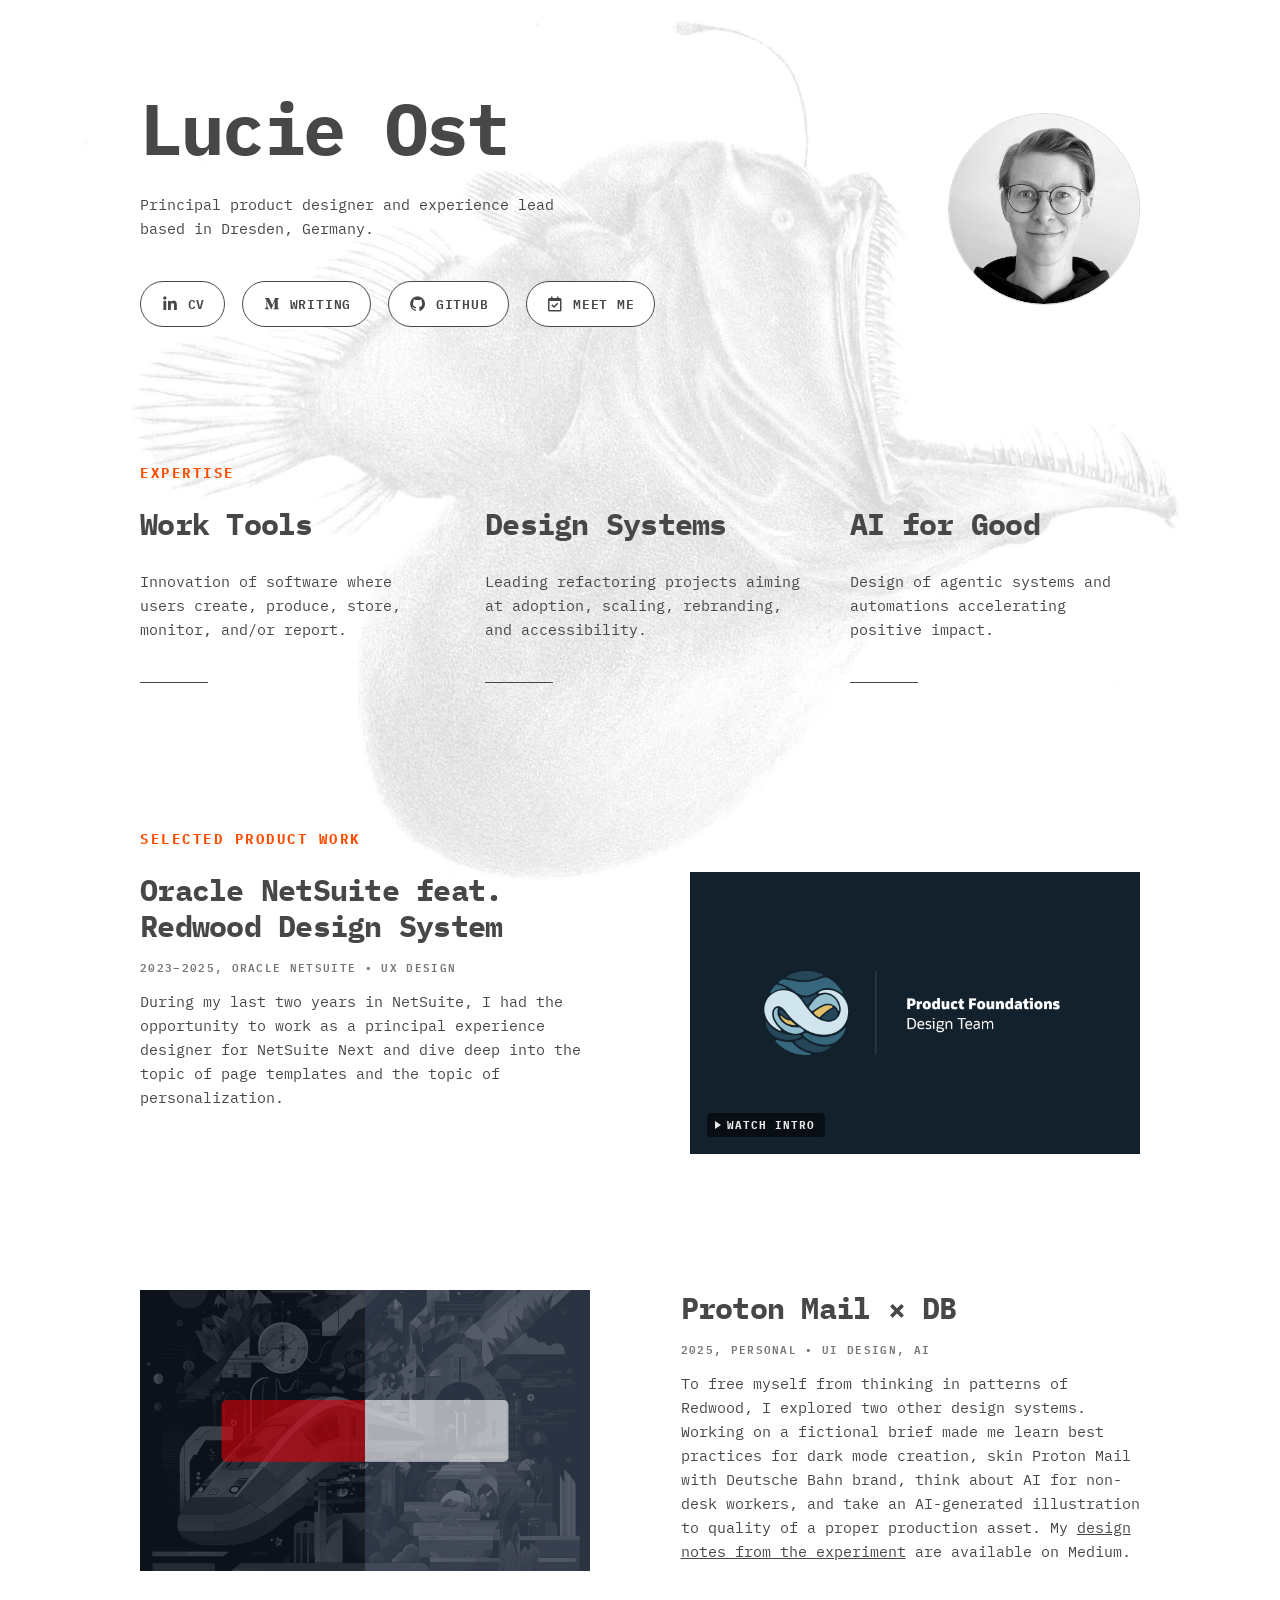
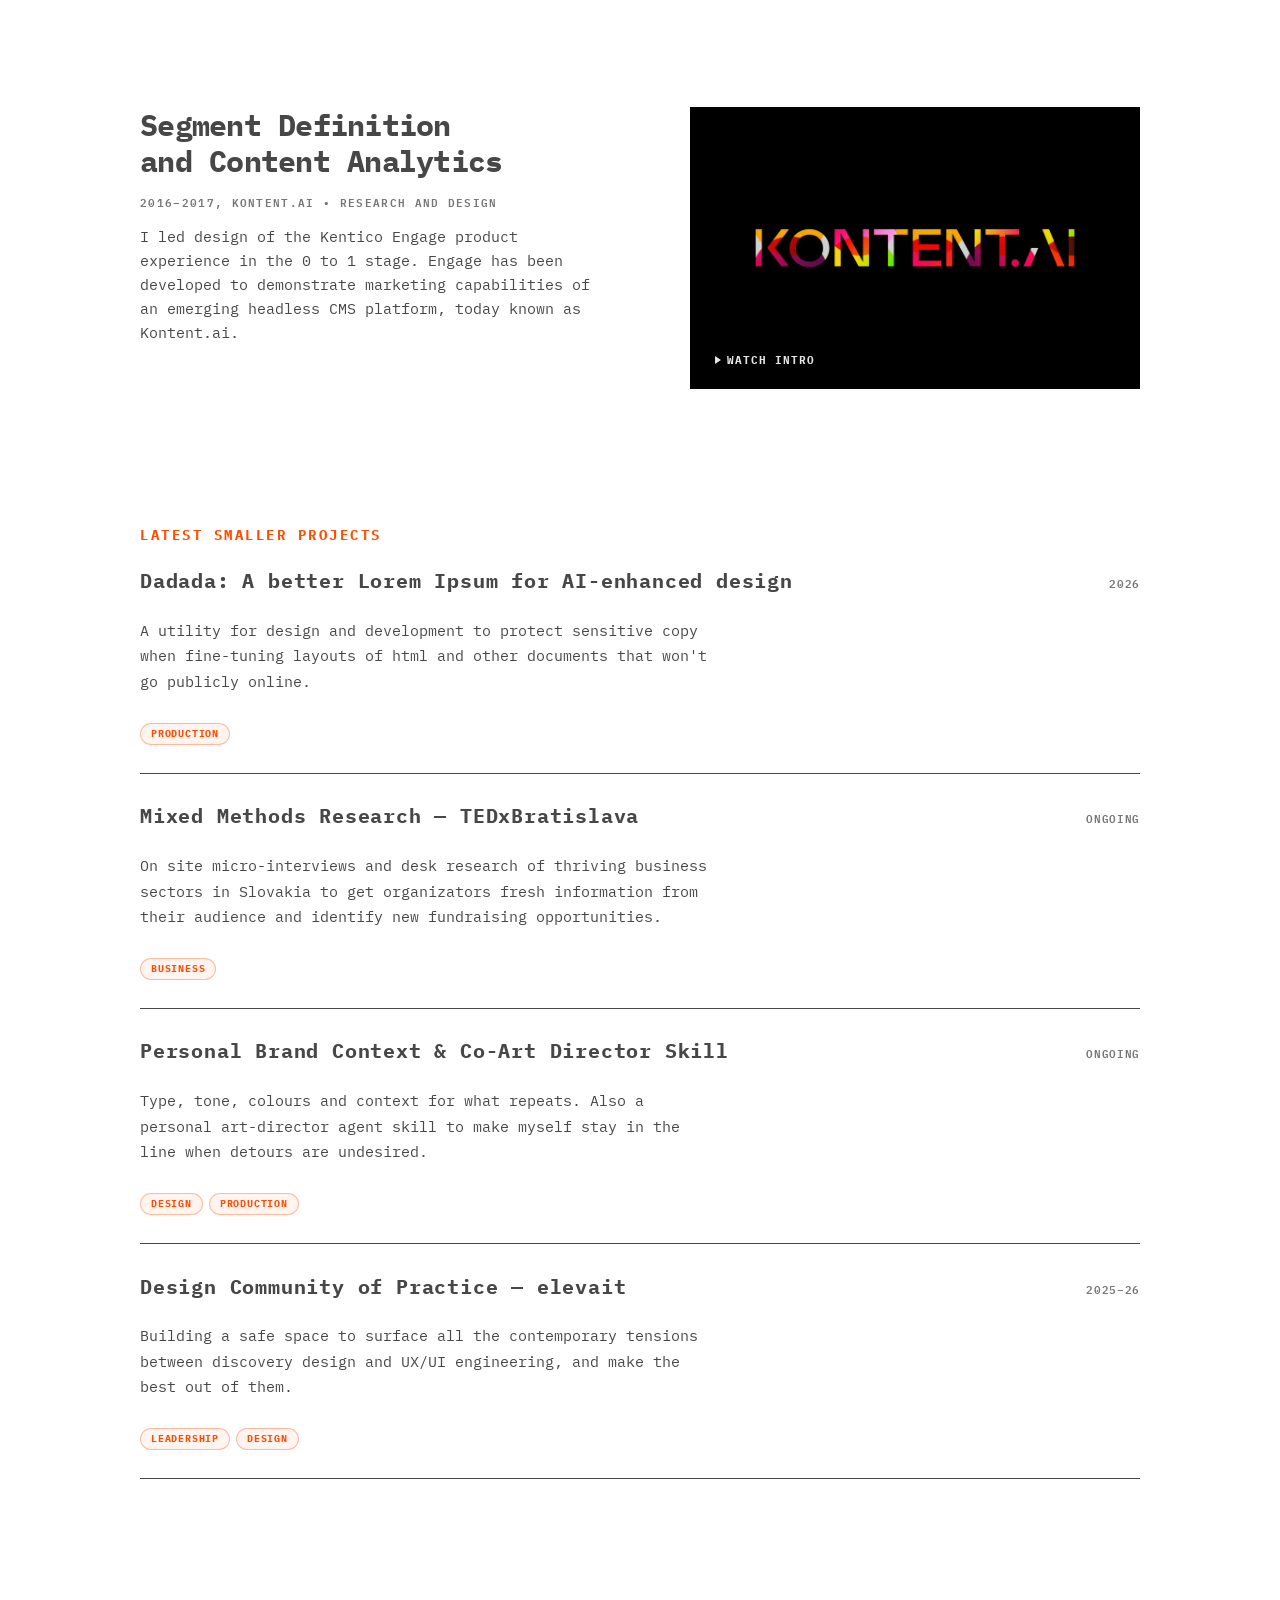
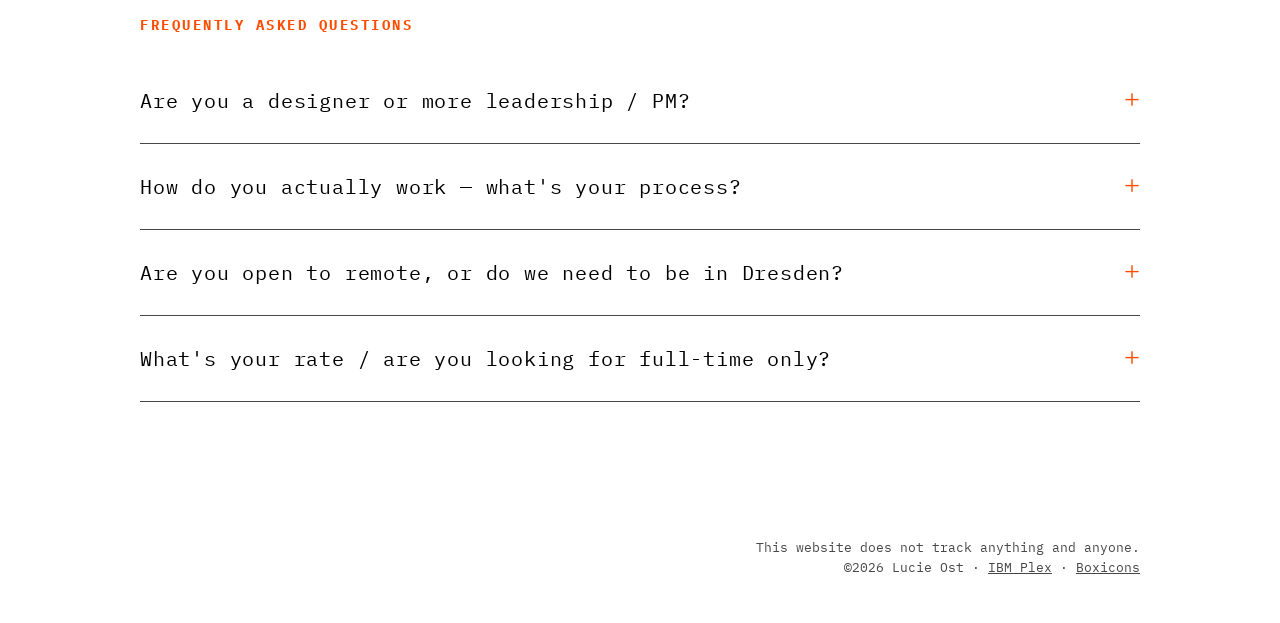
<file: index.html>
<!DOCTYPE HTML>
<html lang="en">
    <head>
        <title>Lucie Ost, Digital Product Designer</title>
        <meta name="robots" content="noindex, nofollow">
        <meta charset="utf-8"/>
        <meta name="viewport" content="width=device-width,initial-scale=1"/>
        <meta name="color-scheme" content="light only"/>
        <link rel="apple-touch-icon" sizes="180x180" href="assets/favicon_io/apple-touch-icon.png">
        <link rel="icon" type="image/png" sizes="16x16" href="assets/favicon_io/favicon-16x16.png">
        <link rel="icon" type="image/png" sizes="32x32" href="assets/favicon_io/favicon-32x32.png">
        <meta name="description" content="I am a Principal Product Designer and Design Manager with extensive experience in designing enterprise products. Currently based in Dresden, Germany."/>
        <meta property="og:site_name" content="Lucie Ost, UX Architect"/>
        <meta property="og:title" content="Lucie Ost, UX Architect"/>
        <meta property="og:type" content="website"/>
        <meta property="og:description" content="I am an Experience Designer and Design Manager with extensive experience in designing enterprise products. Currently based in Dresden, Germany."/>
        <meta property="og:image" content="https://iamlucie.com/images/images/card.jpg?v=e0f67f7f"/>
        <meta property="og:image:type" content="image/jpeg"/>
        <meta property="og:image:width" content="1280"/>
        <meta property="og:image:height" content="800"/>
        <meta property="og:url" content="https://iamlucie.com"/>
        <meta property="twitter:card" content="summary_large_image"/>
        <meta name="keywords" content="designer, product design, user experience, UX, enterprise, portfolio, design strategy, digital product, Germany"/>
        <meta name="google-site-verification" content="-mQmAtd5zW53dpEulZkABoOsCLDqPiiQxKV87OXIdTo"/>
        <link rel="canonical" href="https://iamlucie.com"/>
        <link href="https://fonts.googleapis.com/css2?family=IBM+Plex+Mono:ital,wght@0,400;0,600;0,700;1,400&family=IBM+Plex+Sans:wght@700&display=swap" rel="stylesheet" type="text/css"/>
        <link href="https://unpkg.com/boxicons@2.1.4/css/boxicons.min.css" rel="stylesheet"/>
        <link rel="stylesheet" href="index_layout.css" />
        <link rel="stylesheet" href="index_typography.css" />
        <link rel="stylesheet" href="index_buttons.css" />
        <link rel="stylesheet" href="index_image.css" />
        <link rel="stylesheet" href="about_section.css">
        <link rel="stylesheet" href="faq_section.css">
        <link rel="stylesheet" href="experiments_section.css">

            <style>
                body {
                    overflow: auto !important;
                }

                #main {
                    opacity: 1.0 !important;
                    transform: none !important;
                    transition: none !important;
                    filter: none !important;
                }
            </style>
        </noscript>
    </head>
    <body class="is-loading">

        <svg xmlns="http://www.w3.org/2000/svg" version="1.1" xmlns:xlink="http://www.w3.org/1999/xlink" viewBox="0 0 40 40" display="none" width="0" height="0">
            <symbol id="icon-bf393d6ea48a4e69e1ed58a3563b94a5" viewBox="0 0 40 40">
                <path d="M12.1,13.8v19.1H5.7V13.8C5.7,13.8,12.1,13.8,12.1,13.8z M12.5,7.9c0,0.9-0.3,1.7-1,2.4c-0.7,0.6-1.5,0.9-2.6,0.9h0 c-1.1,0-1.9-0.3-2.5-0.9c-0.6-0.6-1-1.4-1-2.4c0-1,0.3-1.7,1-2.4S7.9,4.6,9,4.6s1.9,0.3,2.6,0.9S12.5,6.9,12.5,7.9z M35,22v11h-6.4 V22.7c0-1.4-0.3-2.4-0.8-3.2c-0.5-0.8-1.3-1.1-2.4-1.1c-0.8,0-1.5,0.2-2,0.7c-0.5,0.4-1,1-1.2,1.7c-0.1,0.4-0.2,0.9-0.2,1.6v10.7 h-6.4c0-5.1,0-9.3,0-12.5s0-5.1,0-5.7l0-0.9H22v2.8h0c0.3-0.4,0.5-0.8,0.8-1.1c0.3-0.3,0.6-0.6,1.1-1c0.5-0.4,1-0.6,1.7-0.8 c0.7-0.2,1.4-0.3,2.2-0.3c2.2,0,4,0.7,5.3,2.2C34.4,17,35,19.1,35,22L35,22z"/>
            </symbol>
            <symbol id="icon-7ba57a956e94fa64bf7f65dd78b6b627" viewBox="0 0 40 40">
                <path d="M31,37H9c-3.3,0-6-2.7-6-6V9c0-3.3,2.7-6,6-6H31c3.3,0,6,2.7,6,6v6.4 c-0.1,0-0.3,0-0.4,0h0c-0.8,0-1.7,0.2-2.4,0.5c-0.8,0.3-1.4,0.9-2,1.6c-0.9,1.1-1.4,2.6-1.6,4.3c0,0.1,0,0.1,0,0.2 c0,0.1,0,0.1,0,0.1c0,0.1,0,0.2,0,0.3c0,0.1,0,0.3,0,0.4c0.1,3.8,2.1,6.8,5.8,6.8c0.2,0,0.4,0,0.6,0V31C37,34.3,34.3,37,31,37z M30.8,28.9L30.8,28.9c-0.9-0.2-1.4-0.5-1.5-1.5l0-14.6h0c0-1.2,0.5-1.5,1.5-1.8l0,0v-0.2h-5.5l-5.1,11.9l-5.1-11.9H9.2v0.2l0,0 c1,0.2,1.5,0.6,1.5,1.8v14.2c0,1.2-0.5,1.5-1.5,1.8l0,0v0.2h4v-0.2l0,0c-1-0.2-1.5-0.6-1.5-1.8V13.7l6.5,15.4h0.4l6.7-15.8v14.2 c-0.1,1-0.6,1.3-1.5,1.5l0,0v0.2h7V28.9z M33.9,21.3L33.9,21.3l3.1,0v5.1C35.1,25.8,33.7,23.7,33.9,21.3z M36.5,16.1 c0.2,0,0.3,0,0.5,0.1v4.4h-3.1C34.1,18,35,16.1,36.5,16.1z"/>
            </symbol>
            <symbol id="icon-c0646d28bbeb18e39eb973f96b44bd0f" viewBox="0 0 40 40">
                <path d="M34.9,30.5V15.6c-0.4,0.4-0.8,0.9-1.4,1.2c-3.4,2.7-6.2,4.8-8.2,6.6c-0.6,0.5-1.1,0.9-1.6,1.2c-0.4,0.3-0.9,0.6-1.7,0.9 c-0.7,0.3-1.4,0.5-2,0.5l0,0c-0.6,0-1.2-0.2-2-0.5c-0.7-0.3-1.2-0.6-1.7-0.9c-0.4-0.3-0.9-0.7-1.6-1.2c-2.1-1.7-4.8-3.8-8.2-6.6 c-0.5-0.4-0.9-0.8-1.4-1.2v14.9c0,0.2,0.1,0.3,0.2,0.4C5.7,31,5.9,31.1,6,31.1h28.4c0.2,0,0.3-0.1,0.4-0.2 C34.8,30.8,34.9,30.7,34.9,30.5L34.9,30.5z M34.9,10.2V9.7c0,0,0-0.1,0-0.2c0-0.1,0-0.2-0.1-0.2c-0.1,0-0.1,0-0.1-0.2 c0-0.1-0.1-0.2-0.2-0.1c-0.1,0-0.2,0-0.3,0H5.8C5.6,8.9,5.4,9,5.3,9.1C5.2,9.2,5.1,9.3,5.1,9.5c0,2.2,0.9,4,2.8,5.5 c2.5,2,5.1,4,7.7,6.1c0.1,0.1,0.3,0.2,0.7,0.5c0.4,0.3,0.6,0.5,0.9,0.7c0.2,0.2,0.5,0.4,0.8,0.6c0.3,0.2,0.7,0.4,0.9,0.5 c0.3,0.1,0.6,0.2,0.8,0.2l0,0c0.2,0,0.5-0.1,0.8-0.2c0.3-0.1,0.6-0.3,0.9-0.5c0.3-0.2,0.6-0.4,0.8-0.6c0.2-0.2,0.5-0.4,0.9-0.7 c0.4-0.3,0.6-0.5,0.6-0.5c2.7-2.1,5.3-4.2,7.7-6.1c0.7-0.5,1.4-1.2,2-2.2C34.6,11.8,34.9,11,34.9,10.2L34.9,10.2z M37.3,9.5v21 c0,0.8-0.3,1.6-0.9,2.2s-1.4,0.9-2.2,0.9H5.8c-0.8,0-1.6-0.3-2.2-0.9c-0.6-0.6-0.9-1.4-0.9-2.2v-21c0-0.8,0.3-1.6,0.9-2.2 s1.4-0.9,2.2-0.9h28.4c0.8,0,1.6,0.3,2.2,0.9S37.3,8.7,37.3,9.5z"/>
            </symbol>
            <symbol id="icon-6b0206e406c21e06513e2efe9f2a85fd" viewBox="0 0 40 40">
                <path d="M34.3,10.5h-8.7v2.1h8.7V10.5z M30,17.8c-1.1,0-1.8,0.3-2.5,0.9c-0.7,0.6-1,1.4-1.1,2.4h7C33.3,18.8,32.1,17.8,30,17.8 L30,17.8z M30.3,27.8c0.8,0,1.4-0.2,2.1-0.6c0.7-0.4,1.2-0.9,1.3-1.5h3.7c-1.2,3.6-3.6,5.3-7.3,5.3c-2.4,0-4.4-0.8-5.9-2.3 c-1.4-1.5-2.2-3.5-2.2-6c0-2.4,0.8-4.3,2.2-6c1.4-1.6,3.5-2.4,5.8-2.4c1.5,0,3,0.4,4.1,1.2s2,1.8,2.6,3.1s0.9,2.7,0.9,4.2 c0,0.2,0,0.5,0,0.8H26.4c0,1.2,0.3,2.2,1,3S29,27.8,30.3,27.8z M7.4,26.9h5.1c2.3,0,3.6-1,3.6-2.9c0-2-1.2-3.1-3.5-3.1H7.4V26.9z M7.4,17.7h4.8c0.9,0,1.6-0.2,2.1-0.7c0.5-0.5,0.8-1.1,0.8-1.9c0-1.6-1.1-2.5-3.3-2.5H7.4C7.4,12.7,7.4,17.7,7.4,17.7z M2.6,9h10.2 c1,0,1.9,0.1,2.7,0.3c0.8,0.2,1.5,0.4,2.2,0.8c0.7,0.4,1.2,1,1.5,1.6c0.4,0.8,0.6,1.6,0.6,2.7c0,2.1-1,3.6-3,4.5 c1.3,0.4,2.3,1.1,3,2c0.7,1,1,2.1,1,3.5c0,0.9-0.1,1.6-0.4,2.3c-0.3,0.7-0.7,1.2-1.2,1.7s-1.1,0.9-1.7,1.2c-0.7,0.3-1.3,0.6-2.1,0.8 c-0.7,0.2-1.4,0.2-2.3,0.2H2.6V9L2.6,9z"/>
            </symbol>
            <symbol id="icon-52655f31fd82f82d1c86cb188764da1e" viewBox="0 0 40 40"><path d="M36.1,21.3c1.5-0.7,1.5-1.9,0-2.6L10.5,6.3C9,5.6,7.8,6.2,7.8,7.6l0,24.8c0,1.4,1.2,2,2.7,1.3L36.1,21.3z"></path></symbol><symbol id="icon-8384bbd04ffc9290cf5b544425eb4057" viewBox="0 0 40 40"><path d="M3.3,16.9c0.1,0.1,0.3,0.2,0.5,0.2h4.4c0.3,0,0.6-0.2,0.7-0.5c0.6-1.5,1-2.4,1.2-2.7c1.1-1.7,2.5-3.1,4.2-4.1S18,8.3,20,8.3 c1.5,0,2.9,0.3,4.3,0.8s2.6,1.3,3.7,2.3l-3.1,3.1c-0.3,0.3-0.4,0.6-0.4,1c0,0.4,0.1,0.7,0.4,1c0.3,0.3,0.6,0.4,1,0.4H36 c0.4,0,0.7-0.1,1-0.4c0.3-0.3,0.4-0.6,0.4-1V5.4c0-0.4-0.1-0.7-0.4-1C36.8,4.1,36.4,4,36,4c-0.4,0-0.7,0.1-1,0.4l-2.9,2.9 c-1.6-1.5-3.5-2.7-5.5-3.6s-4.2-1.3-6.4-1.3c-4.2,0-7.8,1.3-10.9,3.8s-5.1,5.8-6.1,9.9c0,0,0,0.1,0,0.2C3.1,16.6,3.1,16.7,3.3,16.9z M2.9,35.6C3.2,35.9,3.6,36,4,36s0.7-0.1,1-0.4l3-2.9c1.6,1.5,3.5,2.7,5.6,3.6s4.3,1.3,6.5,1.3c4.2,0,7.8-1.3,10.9-3.8 s5.2-5.8,6.2-9.9v-0.2c0-0.2-0.1-0.4-0.2-0.5s-0.3-0.2-0.5-0.2h-4.5c-0.3,0-0.6,0.2-0.7,0.5c-0.6,1.5-1,2.4-1.2,2.7 c-1.1,1.7-2.5,3.1-4.2,4.1c-1.8,1-3.7,1.5-5.7,1.5c-3.1,0-5.7-1-8-3.1l3.1-3.1c0.3-0.3,0.4-0.6,0.4-1s-0.1-0.7-0.4-1 c-0.3-0.3-0.6-0.4-1-0.4H4c-0.4,0-0.7,0.1-1,0.4s-0.4,0.6-0.4,1v10.2C2.5,35,2.6,35.3,2.9,35.6z"></path></symbol>
            <symbol id="icon-180a7c68fb8dbdaec902e916ba4044ca" viewBox="0 0 40 40"><path d="M37.5,21.9c0,4,0,8,0,12c0,0.1,0,0.3,0,0.4c0,1.4-0.7,2.2-2.2,2.4c-1.7,0.1-3.3,0.2-5,0.3 c-3.4,0.2-6.7,0.4-10.1,0.6c-3,0.2-5.9,0.3-8.9,0.5C10,38.2,9,37.8,8.2,36.7c-0.2-0.3-0.5-0.6-0.7-1c-1.2-1.6-2.5-3.2-3.7-4.8 c-0.8-1.1-1.3-2.2-1.3-3.7c0-7.1,0-14.1,0-21.2c0-0.3,0-0.5,0.1-0.8c0.2-1,0.8-1.7,1.9-1.8c1.7-0.2,3.5-0.3,5.2-0.4 c2.8-0.2,5.5-0.4,8.3-0.6c2.7-0.2,5.3-0.4,8-0.6c1.4-0.1,2.6,0.3,3.7,1.1c2.3,1.7,4.7,3.3,7.1,5c0.6,0.4,0.8,0.9,0.8,1.7 C37.5,13.7,37.5,17.8,37.5,21.9z M32.1,7.2c-1.1-0.8-2.3-1.6-3.4-2.5c-0.8-0.6-1.6-0.9-2.6-0.8c-1.9,0.1-3.7,0.3-5.6,0.4 c-4,0.3-7.9,0.6-11.9,0.9C7.8,5.2,7,5.3,6.1,5.4c-0.2,0-0.4,0.2-0.4,0.3c0,0.1,0.1,0.3,0.3,0.4c0.9,0.8,1.9,1.5,2.8,2.2 C9.3,8.8,9.9,9,10.6,9c0.3,0,0.6,0,1,0c2.9-0.2,5.8-0.4,8.6-0.5C24,8.2,27.8,8,31.7,7.8c0.3,0,0.5-0.1,0.8-0.1c0,0,0-0.1,0.1-0.1 C32.4,7.4,32.3,7.3,32.1,7.2z M35.1,11.5c0-1-0.4-1.4-1.4-1.3c-2.9,0.2-5.7,0.3-8.6,0.5c-3.5,0.2-7,0.4-10.6,0.6 c-1.2,0.1-2.5,0.1-3.7,0.2c-0.7,0-1,0.3-1.1,1c0,0.2,0,0.4,0,0.6c0,6.8,0,13.6,0,20.4c0,1.6,0.4,2,2,1.9c1.6-0.1,3.2-0.2,4.8-0.3 c5.7-0.3,11.4-0.7,17.1-1c0.9-0.1,1.3-0.5,1.4-1.4c0-0.2,0-0.3,0-0.5c0-3.4,0-6.8,0-10.2C35.1,18.5,35.1,15,35.1,11.5z M30.7,15.4 c-0.9,0.2-0.9,0.2-0.9,1.1c0,4.7,0,9.5,0,14.2c0,0.3-0.1,0.5-0.4,0.6c-0.6,0.2-1.1,0.4-1.7,0.5c-0.9,0.2-1.7-0.1-2.3-0.8 c-0.8-1.1-1.5-2.2-2.2-3.3c-1.7-2.6-3.3-5.2-5-7.8c0-0.1-0.1-0.1-0.2-0.2c0,0.2,0,0.3,0,0.4c0,3.2,0,6.4,0,9.7 c0,0.3,0.1,0.4,0.4,0.5c0.6,0.1,1.2,0.3,1.8,0.4c-0.1,0.7-0.4,1.1-1.1,1.2c-0.5,0.1-1,0.1-1.5,0.1C16.4,32,15.2,32,14,32.1 c-0.4,0-0.4-0.1-0.4-0.4c0.1-0.4,0.3-0.6,0.7-0.7c0.4-0.1,0.8-0.2,1.1-0.3c0-4.6,0-9.2,0-13.9c-0.6-0.1-1.2-0.1-1.7-0.2 c-0.2-0.8,0.3-1.5,1.1-1.6c1.5-0.1,3-0.2,4.5-0.3c0.6-0.1,0.9,0.2,1.3,0.7c2.1,3.3,4.3,6.5,6.4,9.8c0.1,0.1,0.2,0.2,0.3,0.5 c0-3.3,0-6.5,0-9.7c-0.5-0.1-1-0.1-1.5-0.2c-0.3,0-0.3-0.1-0.3-0.4c0.1-0.5,0.5-1,1-1c1.7-0.1,3.3-0.2,5-0.3 C31.7,14.8,31.5,15.2,30.7,15.4z"></path>
            </symbol>
            <symbol id="icon-021973a1bb185878b41e1ef48ed6bbaa" viewBox="0 0 40 40"><path d="M35.7,13c-1.6-2-3.8-3.5-6.5-4.7c-2.8-1.1-5.8-1.7-9-1.7c-2.4,0-4.8,0.3-7,1C10.9,8.2,9,9.2,7.4,10.3 c-1.6,1.2-2.9,2.5-3.8,4.1c-1,1.6-1.4,3.3-1.4,5c0,2,0.6,3.9,1.8,5.7c1.2,1.8,2.9,3.2,5,4.4c-0.1,0.5-0.3,1-0.5,1.5 c-0.2,0.5-0.4,0.9-0.5,1.2c-0.2,0.3-0.4,0.7-0.7,1c-0.3,0.4-0.5,0.6-0.6,0.8c-0.1,0.2-0.4,0.4-0.7,0.8c-0.3,0.4-0.5,0.6-0.6,0.7 c0,0-0.1,0.1-0.2,0.2C5,35.8,5,35.8,5,35.8L4.8,36c-0.1,0.1-0.1,0.2-0.1,0.2c0,0,0,0.1,0,0.2c0,0.1,0,0.2,0,0.2v0 c0.1,0.2,0.2,0.4,0.4,0.6c0.2,0.1,0.4,0.2,0.6,0.2C6.6,37.3,7.3,37.2,8,37c3.5-0.9,6.6-2.5,9.2-4.9c1,0.1,2,0.2,2.9,0.2 c3.3,0,6.3-0.6,9-1.7c2.8-1.1,4.9-2.7,6.5-4.7c1.6-2,2.4-4.1,2.4-6.5C38.1,17.1,37.3,14.9,35.7,13z"></path></symbol>
            <!--Github--> 
            <symbol id="icon-8c4b37645de3c276d895d87df51ba614" viewBox="0 0 40 40"><path d="M36,20.3c0,3.5-1,6.6-3.1,9.4c-2,2.8-4.7,4.7-7.9,5.8c-0.4,0.1-0.6,0-0.8-0.1c-0.2-0.2-0.3-0.4-0.3-0.6v-4.4 c0-1.3-0.4-2.3-1.1-3c0.8-0.1,1.5-0.2,2.1-0.4c0.6-0.2,1.3-0.4,2-0.8c0.7-0.4,1.2-0.8,1.7-1.4c0.5-0.5,0.8-1.3,1.1-2.2 s0.4-2,0.4-3.1c0-1.7-0.5-3.1-1.6-4.3c0.5-1.3,0.5-2.7-0.2-4.2c-0.4-0.1-1,0-1.7,0.2c-0.7,0.3-1.4,0.6-1.9,0.9L24,12.5 c-1.3-0.4-2.6-0.5-4-0.5s-2.7,0.2-4,0.5c-0.2-0.2-0.5-0.3-0.9-0.6c-0.4-0.2-0.9-0.5-1.7-0.8c-0.8-0.3-1.4-0.4-1.8-0.3 c-0.6,1.6-0.7,3-0.1,4.2c-1.1,1.2-1.6,2.6-1.6,4.3c0,1.2,0.1,2.2,0.4,3.1s0.6,1.6,1.1,2.2s1,1,1.7,1.4c0.7,0.4,1.3,0.6,2,0.8 c0.6,0.2,1.3,0.3,2.1,0.4c-0.6,0.5-0.9,1.2-1,2.1c-0.3,0.1-0.6,0.2-0.9,0.3c-0.3,0.1-0.7,0.1-1.2,0.1c-0.5,0-0.9-0.1-1.4-0.4 c-0.5-0.3-0.8-0.7-1.2-1.3c-0.3-0.4-0.6-0.8-1-1.1c-0.4-0.3-0.8-0.4-1-0.5L9,26.5c-0.3,0-0.5,0-0.6,0.1c-0.1,0.1-0.1,0.1-0.1,0.2 c0,0.1,0.1,0.2,0.2,0.3c0.1,0.1,0.2,0.2,0.3,0.2l0.1,0.1c0.3,0.1,0.6,0.4,0.9,0.8s0.5,0.7,0.7,1.1l0.2,0.5c0.2,0.5,0.5,1,0.9,1.3 c0.4,0.3,0.9,0.5,1.4,0.6c0.5,0.1,1,0.1,1.4,0.1c0.5,0,0.9,0,1.2-0.1l0.5-0.1c0,0.5,0,1.1,0,1.9c0,0.7,0,1.1,0,1.1 c0,0.2-0.1,0.5-0.3,0.6c-0.2,0.2-0.5,0.2-0.8,0.1c-3.2-1.1-5.8-3-7.9-5.8S4,23.8,4,20.3c0-2.9,0.7-5.6,2.1-8S9.5,7.8,12,6.4 s5.1-2.1,8-2.1s5.6,0.7,8,2.1s4.4,3.4,5.8,5.8S36,17.4,36,20.3L36,20.3z"></path></symbol>
        </svg>

        <div id="wrapper">
            <div id="main">
                <div class="inner">
                    <div id="profile-card" class="container columns">
                        <div class="wrapper">
                            <div class="inner">
                                <div>
                                    <h1 class="text-block text-block--x-large">Lucie Ost</h1>
                                    <h2 class="text-block text-block--normal">Principal product designer and experience lead based&nbsp;in&nbsp;Dresden, Germany.</h2>

                                    <ul class="buttons">
                                        <li>
                                            <a href="https://www.linkedin.com/in/iamlucie/" target="_blank" role="button">
                                                <i class='bx bxl-linkedin' aria-hidden="true"></i>
                                                <span class="label">CV</span>
                                            </a>
                                        </li>
                                        <li>
                                            <a href="https://medium.com/@iamlucie" target="_blank" role="button">
                                                <i class='bx bxl-medium' aria-hidden="true"></i>
                                                <span class="label">Writing</span>
                                            </a>
                                        </li>
                                        <li>
                                            <a href="https://github.com/iamlucie" target="_blank" role="button">
                                                <i class='bx bxl-github' aria-hidden="true"></i>
                                                <span class="label">GitHub</span>
                                            </a>
                                        </li>
                                        <li>
                                            <a href="https://calendly.com/lucie-ost-design/15-min-meeting" target="_blank" role="button">
                                                <i class='bx bx-calendar-check' aria-hidden="true"></i>
                                                <span class="label">Meet me</span>
                                            </a>
                                        </li>
                                    </ul>
                                </div>

                                <div>
                                    <div id="image02" class="image" data-position="center">
                                        <span class="frame">
                                            <img src="assets/images/profile_image.jpg" alt="Lucie (she/her)"/>
                                        </span>
                                    </div>
                                </div>
                            </div>
                        </div>
                    </div>


                    <h2 class="section-header">Expertise</h2>
                    <div id="expertise" class="container columns">
                        <div class="wrapper">
                            <div class="inner">
                                <div>
                                    <h3 class="text-block text-block--large">Work Tools</h3>
                                    <p class="text-block text-block--normal">Innovation of software where users create, produce, store, monitor, and/or report.</p>
                                    <hr class="divider">
                                </div>
                                <div>
                                    <h3 class="text-block text-block--large">Design Systems</h3>
                                    <p class="text-block text-block--normal">Leading refactoring projects aiming at adoption, scaling, rebranding, and accessibility.</p>
                                    <hr class="divider">
                                </div>
                                <div>
                                    <h3 class="text-block text-block--large">AI for Good</h3>
                                    <p class="text-block text-block--normal">Design of agentic systems and automations accelerating positive impact.</p>
                                    <hr class="divider">
                                </div>
                                
                            </div>
                        </div>
                    </div>

                    <h2 class="section-header">Selected Product Work</h2>
                    <div id="project-pic-right" class="container columns">
                        <div class="wrapper">
                            <div class="inner">
                                <div>
                                    <h3 class="text-block text-block--large">Oracle NetSuite feat. Redwood Design System</h3>
                                    <h4 class="text-block text-block--normal">
                                        2023–2025, Oracle NetSuite • <em>UX Design</em>
                                    </h4>
                                    <p class="text-block text-block--normal">
                                        During my last two years in NetSuite, I had the opportunity to work as a&nbsp;principal experience designer for NetSuite Next and dive deep into the topic of page templates and the topic of personalization.
                                    </p>
                                </div>
                                <div>
                                    <div id="videoContainer1" class="image full" data-position="center">
                                        <span class="frame">
                                            <img src="assets/images/client_oracle.png?v=e0f67f7f" alt="Click to play video"/>
                                            <div class="play-button" onclick="playVideo('videoContainer1', '6JFxJEPy-6g', 'assets/images/client_oracle.png')"></div>
                                            <button type="button" class="watch-badge" onclick="playVideo('videoContainer1', '6JFxJEPy-6g', 'assets/images/client_oracle.png')" aria-label="Watch intro video">Watch intro</button>
                                        </span>
                                    </div>
                                </div>

                            </div>
                        </div>
                    </div>
                    <div id="project-pic-left" class="container columns">
                        <div class="wrapper">
                            <div class="inner">
                                <div>
                                    <div id="image06" class="image full" data-position="center">
                                        <span class="frame">
                                            <img src="assets/images/folio_project_email.png?v=e0f67f7f" alt="Cover for a Personal Project"/>
                                        </span>
                                    </div>
                                </div>
                                <div>
                                    <h3 class="text-block text-block--large">Proton Mail × DB</h3>
                                    <h4 class="text-block text-block--normal">
                                        2025, Personal • <em>UI Design, AI </em>
                                    </h4>
                                    <p class="text-block text-block--normal">To free myself from thinking in patterns of Redwood, I explored two other design systems. Working on a fictional brief made me learn best practices for dark mode creation, skin Proton Mail with Deutsche Bahn brand, think about AI for non-desk workers, and take an AI-generated illustration to quality of a proper production asset. My <a href="https://medium.com/@iamlucie/two-brands-one-vision-a-personal-sprint-in-dark-mode-ui-2717e3cb4340" target="_blank">design notes from the experiment</a> are available on Medium. 
                                </div>
                            </div>
                        </div>
                    </div>
                    <div id="project-pic-right" class="container columns">
                        <div class="wrapper">
                            <div class="inner">
                                <div>
                                    <h3 class="text-block text-block--large">Segment Definition <br />and Content Analytics</h3>
                                    <h4 class="text-block text-block--normal">
                                        2016–2017, Kontent.ai • Research and Design
                                    </h4>
                                    <p class="text-block text-block--normal">
                                       I led design of the Kentico Engage product experience in the 0 to 1 stage. Engage has been developed to demonstrate marketing capabilities of an emerging headless CMS platform, today known as Kontent.ai.
                                    </p>
                                </div>
                                <div>
                                    <div id="videoContainer2" class="image full" data-position="center">
                                        <span class="frame">
                                            <img src="assets/images/client_kontent.jpg?v=e0f67f7f" alt="Click to play video"/>
                                            <div class="play-button" onclick="playVideo('videoContainer2', 'R8f0Vahr7j0', 'assets/images/client_kontent.jpg')"></div>
                                            <button type="button" class="watch-badge" onclick="playVideo('videoContainer2', 'R8f0Vahr7j0', 'assets/images/client_kontent.jpg')" aria-label="Watch intro video">Watch intro</button>
                                        </span>
                                    </div>
                                </div>
                            </div>
                        </div>
                    </div>

<!--                     <div id="project-pic-left" class="container columns">
                        <div class="wrapper">
                            <div class="inner">
                                <div>
                                    <div id="image06" class="image full" data-position="center">
                                        <span class="frame">
                                            <img src="assets/images/client_kentico.jpg?v=e0f67f7f" alt="Cover for a Personal Project"/>
                                        </span>
                                    </div>
                                </div>
                                <div>
                                    <h3 class="text-block text-block--large">Marketing Tools Redesign</h3>
                                    <h4 class="text-block text-block--normal">
                                        2014–2016, Kentico • <em>UX Redesign</em>
                                    </h4>
                                    <p class="text-block text-block--normal">At Kentico, I worked as part of an&nbsp;agile engineering team supporting them as a&nbsp;researcher and designer. Together we flipped and refactored the flow of creating and managing online marketing campaigns to actually fit the mental model of a&nbsp;marketer. Our work sparked product upgrades and adoption of the whole marketing module.</p>
                                </div>
                            </div>
                        </div>
                    </div> -->

                    <!-- About/Transition Section -->
<!--                     <section id="about-section">
                        <div class="about-wave-transition"></div>
                        <div class="about-content">
                            <h2 class="about-title">About</h2>
                            <p class="about-text">
                                I studied applied computer science and mix it with life-long reading about psychology, sociology, and the human body. I love learning new skills and movements, which over time led me to snowboarding, whitewater kayaking, climbing, and movement exploration.
                            </p>
                        </div>
                    </section> -->
                    <!-- End About/Transition Section -->

<!-- Latest Experiments Section -->

<h2 class="section-header">Latest Smaller Projects</h2>
<div id="latest-experiments" class="container">
  <div class="wrapper">
    <div class="inner">
      <div>
          <div class="exp-work-item">
          <div class="exp-title">Dadada: A better Lorem Ipsum for AI-enhanced design</div>
          <div class="exp-yr">2026</div>
          <div class="exp-desc">A utility for design and development to protect sensitive copy when fine-tuning layouts of html and other documents that won't go publicly online.</div>
          <div class="exp-pills">
            <span class="exp-pill">Production</span>
          </div>
        </div>
        <div class="exp-work-item">
          <div class="exp-title">Mixed Methods Research — TEDxBratislava</div>
          <div class="exp-yr">Ongoing</div>
          <div class="exp-desc">On site micro-interviews and desk research of thriving business sectors in Slovakia to get organizators fresh information from their audience and identify new fundraising opportunities.</div>
          <div class="exp-pills">
            <span class="exp-pill">Business</span>
          </div>
        </div>

        <div class="exp-work-item">
          <div class="exp-title">Personal Brand Context &amp; Co-Art Director Skill</div>
          <div class="exp-yr">Ongoing</div>
          <div class="exp-desc">Type, tone, colours and context for what repeats. Also a personal art-director agent skill to make myself stay in the line when detours are undesired. </div>
          <div class="exp-pills">
            <span class="exp-pill">Design</span>
            <span class="exp-pill">Production</span>
          </div>
        </div>

        <div class="exp-work-item">
          <div class="exp-title">Design Community of Practice — elevait</div>
          <div class="exp-yr">2025–26</div>
          <div class="exp-desc">Building a safe space to surface all the contemporary tensions between discovery design and UX/UI engineering, and make the best out of them.</div>
          <div class="exp-pills">
            <span class="exp-pill">Leadership</span>
            <span class="exp-pill">Design</span>
          </div>
        </div>


      </div>
    </div>
  </div>
</div>

<!-- FAQ Section (matching "Expertise" layout) -->

<h2 class="section-header">Frequently Asked Questions</h2>
<div id="faq" class="container">
  <div class="wrapper">
    <div class="inner">
      <div>

        <div class="faq-item">
        <button class="faq-question" aria-expanded="false">
            <span class="faq-question-text">Are you a designer or more leadership / PM?</span>
            <span class="faq-toggle-icon" aria-hidden="true">+</span>
        </button>
        <div class="faq-answer" hidden>
            <p class="text-block text-block--normal">Designer DNA. I really enjoy working on strategies, organizational challenges, and create spaces for good collaboration, but I also believe that it would be mistake to miss the nuances of current technological development. And those are best captured from a super-IC design role or a product manager role.
            </p>
        </div>
        </div>

        <div class="faq-item">
        <button class="faq-question" aria-expanded="false">
            <span class="faq-question-text">How do you actually work — what's your process?</span>
            <span class="faq-toggle-icon" aria-hidden="true">+</span>
        </button>
        <div class="faq-answer" hidden>
            <p class="text-block text-block--normal">I lean toward expert research and dev-like exploration with peer reviews over workshop-heavy ideation. I build consensus through early SME consultations and targeted alignment workshops — powerful reveal presentations only when necessary. I've run plenty of team workshops, but after five years remote I know there are people with regular practice, and I'm fine in the passenger seat on those.</p>
        </div>
        </div>

 <!--        <div class="faq-item">
        <button class="faq-question" aria-expanded="false">
            <span class="faq-question-text">You don't mention AI here on website — what does that mean?</span>
            <span class="faq-toggle-icon" aria-hidden="true">+</span>
        </button>
        <div class="faq-answer" hidden>
            <p class="text-block text-block--normal">Only that obvious buzzword-dropping isn't my thing. AI is already part of my toolkit; having gone through my Claude Code fever, my current focus is now building a self-hosted, sustainable, and privacy-respecting stack. For the things I design, I keep an eye on others, spotting both new and rediscovered interaction patterns related to this tech and enjoying the grab-the-popcorn moments that come with witnessing the emerging user experience drift. 🍿</p>
             
            <p class="text-block text-block--normal">   
            My recent and extensive project in this space focused on AI-automation platform explainability for users in understaffed sectors. These people are skeptical and risk-averse, yet they are willing to accept AI if it speaks their language as serves the role of a practical tool to escape being buried in communication and clunky forms.</p>
        </div>
        </div> -->

        <div class="faq-item">
        <button class="faq-question" aria-expanded="false">
            <span class="faq-question-text">Are you open to remote, or do we need to be in Dresden?</span>
            <span class="faq-toggle-icon" aria-hidden="true">+</span>
        </button>
        <div class="faq-answer" hidden>
            <p class="text-block text-block--normal">I'm based in Dresden and not relocating. Remote works well as long as there's solid CET overlap or a strong async culture. Hybrid is fine if the commute makes sense — no problem to be in Berlin, Leipzig, or Prague once or twice a month. Full on-site only works here in Dresden. I work in English and German; for precision stuff I default to English, but most teams are fine with the mix.</p>
        </div>
        </div>

        <div class="faq-item">
        <button class="faq-question" aria-expanded="false">
            <span class="faq-question-text">What's your rate / are you looking for full-time only?</span>
            <span class="faq-toggle-icon" aria-hidden="true">+</span>
        </button>
        <div class="faq-answer" hidden>
            <p class="text-block text-block--normal">For super-IC role, I'm looking for my next full-time or near full-time (80%+) opportunity, but open to contract or fractional if the fit is simply right. I'd rather talk about the role first — happy to align on comp once both sides know what we're actually solving for.</p>
        </div>
        </div>

    </div>
  </div>
</div>
</div>

                    <p class="footer-text">This website does not track anything and anyone.</p>
                    <p class="footer-text">©2026 Lucie Ost · <a href="https://www.ibm.com/plex" class="footer-link">IBM Plex</a> · <a href="https://boxicons.com/" class="footer-link">Boxicons</a></p>
                </div>
            </div>
        </div>
  <script>
    let players = {}; // Store each player by container ID
  
    // Generic function to play a video
    function playVideo(containerId, videoId, placeholderSrc) {
      const container = document.getElementById(containerId);
      container.dataset.placeholder = placeholderSrc; // store image path for later
// put the player in the .frame so it inherits the cover aspect/height
  const frame = container.querySelector('.frame') || container;
  frame.innerHTML = `<div id="ytplayer-${containerId}" style="width:100%;height:100%;"></div>`;
  
      players[containerId] = new YT.Player(`ytplayer-${containerId}`, {
        height: '100%',
        width: '100%',
        videoId: videoId,
        playerVars: {
          autoplay: 1,
          rel: 0,
          modestbranding: 1,
          controls: 0,
          disablekb: 1,
          iv_load_policy: 3,
          playsinline: 1
        },
        events: {
          'onStateChange': onPlayerStateChange
        }
      });
    }
  
    // Restore the original image when video ends
    function onPlayerStateChange(event) {
      const player = event.target;
      const iframe = player.getIframe();
      const container = iframe && iframe.closest('.image');
      if (!container) return;
      const frame = container.querySelector('.frame') || container;
      const placeholder = container.dataset.placeholder;
      const containerId = container.id;
      const videoId = player.getVideoData().video_id;

      if (event.data === YT.PlayerState.ENDED) {
        container.classList.remove('is-paused', 'is-playing');
        frame.innerHTML = `
          <img src="${placeholder}" alt="Click to play video" />
          <div class="play-button" onclick="playVideo('${containerId}', '${videoId}', '${placeholder}')"></div>
          <button type="button" class="watch-badge" onclick="playVideo('${containerId}', '${videoId}', '${placeholder}')" aria-label="Watch intro video">Watch intro</button>
        `;
        return;
      }

      if (!frame.querySelector('.play-button')) {
        const btn = document.createElement('div');
        btn.className = 'play-button';
        btn.addEventListener('click', () => {
          const s = player.getPlayerState();
          if (s === YT.PlayerState.PLAYING) player.pauseVideo();
          else player.playVideo();
        });
        frame.appendChild(btn);
      }

      if (event.data === YT.PlayerState.PAUSED) {
        container.classList.add('is-paused');
        container.classList.remove('is-playing');
      } else if (event.data === YT.PlayerState.PLAYING) {
        container.classList.add('is-playing');
        container.classList.remove('is-paused');
      }
    }
  </script>
  <script src="https://www.youtube.com/iframe_api"></script>
  <!-- Script to handle loading animation -->
  <script src="assets/scripts/script.js"></script>

 <!-- Script to handle FAQs -->
 <script>
document.querySelectorAll('.faq-question').forEach(function(btn) {
  btn.addEventListener('click', function() {
    const expanded = btn.getAttribute('aria-expanded') === 'true';
    // Collapse all others (accordion behavior)
    document.querySelectorAll('.faq-question').forEach(function(otherBtn) {
      if (otherBtn !== btn) {
        otherBtn.setAttribute('aria-expanded', 'false');
        otherBtn.parentElement.querySelector('.faq-answer').hidden = true;
      }
    });
    // Toggle this one
    btn.setAttribute('aria-expanded', !expanded);
    btn.parentElement.querySelector('.faq-answer').hidden = expanded;
  });
});
</script>
 <!-- Script to handle FAQs -->
    </body>
</html>
</file>
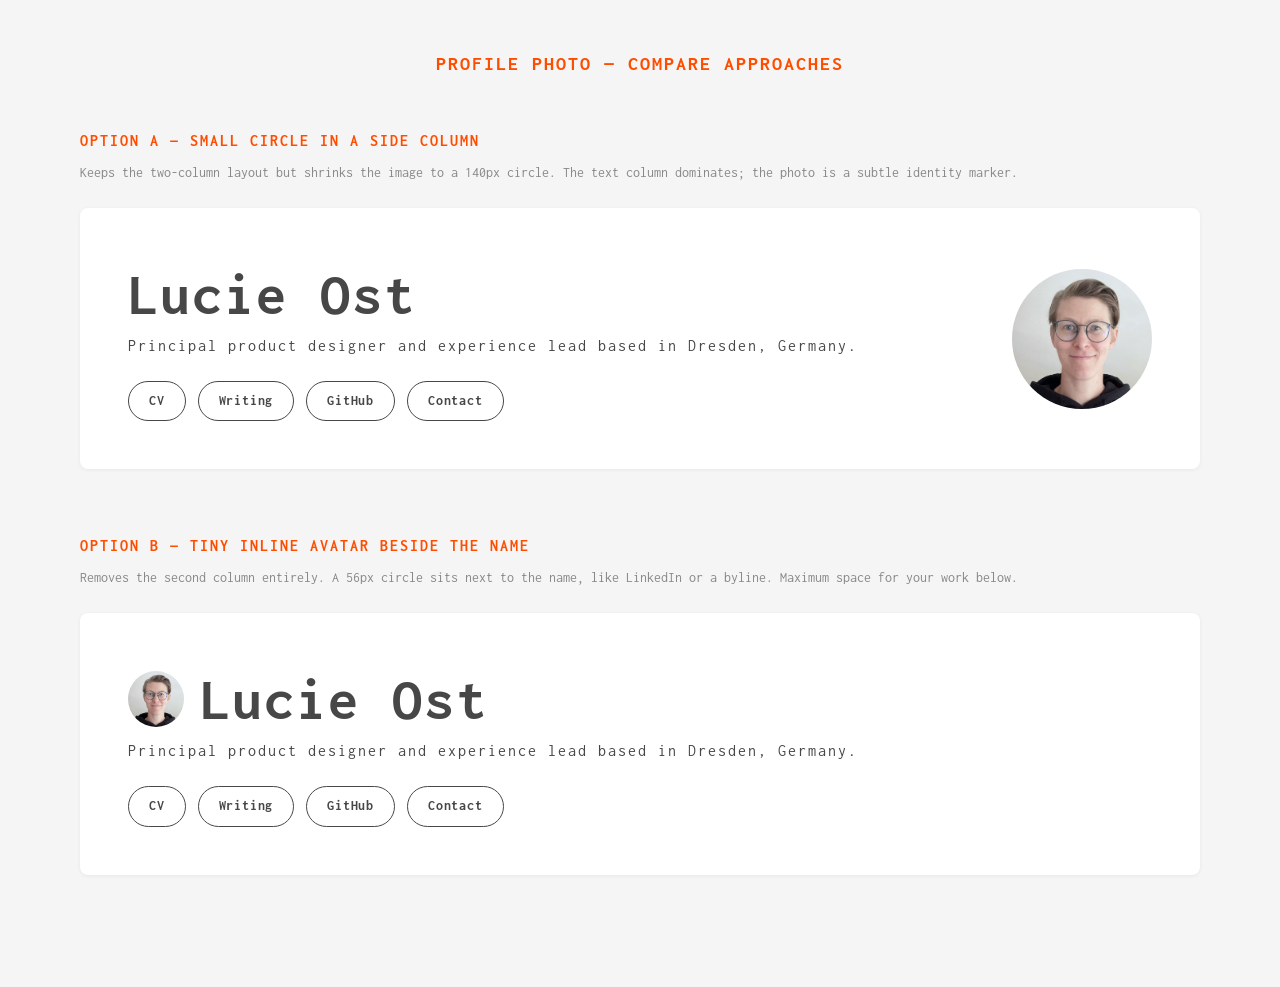
<file: profile-photo-options.html>
<!DOCTYPE HTML>
<html lang="en">
<head>
    <title>Profile Photo Options — Comparison</title>
    <meta charset="utf-8"/>
    <meta name="viewport" content="width=device-width, initial-scale=1"/>
    <meta name="robots" content="noindex, nofollow">
    <link href="https://fonts.googleapis.com/css2?display=swap&family=Inconsolata:ital,wght@0,400;0,700;1,400;1,700" rel="stylesheet" type="text/css"/>
    <style>
        /* === Reset & base (from your site) === */
        *, *:before, *:after { box-sizing: border-box; margin: 0; padding: 0; }
        body {
            font-family: 'Inconsolata', monospace;
            color: #474747;
            background-color: #f5f5f5;
            line-height: 1.6;
            padding: 3rem 2rem;
        }

        /* === Page layout === */
        .page-title {
            text-align: center;
            font-size: 1.25rem;
            font-weight: 700;
            text-transform: uppercase;
            letter-spacing: 0.125rem;
            color: #FF4D00;
            margin-bottom: 3rem;
        }

        .option-section {
            max-width: 70rem;
            margin: 0 auto 4rem;
        }

        .option-label {
            font-size: 1rem;
            font-weight: 700;
            text-transform: uppercase;
            letter-spacing: 0.125rem;
            color: #FF4D00;
            margin-bottom: 0.5rem;
        }

        .option-description {
            font-size: 0.875rem;
            color: #888;
            margin-bottom: 1.5rem;
            line-height: 1.6;
        }

        /* === Shared card styles === */
        .card {
            background: #fff;
            border-radius: 8px;
            padding: 3rem;
            box-shadow: 0 1px 4px rgba(0,0,0,0.06);
        }

        .card h1 {
            font-size: 3.75em;
            line-height: 1.25;
            font-weight: 700;
            letter-spacing: 0.125rem;
            color: #474747;
        }

        .card h2 {
            font-size: 1em;
            line-height: 1.875;
            font-weight: 400;
            letter-spacing: 0.125rem;
            color: #474747;
        }

        .buttons {
            list-style: none;
            display: flex;
            gap: 0.75rem;
            margin-top: 1.25rem;
            flex-wrap: wrap;
        }

        .buttons a {
            display: inline-flex;
            align-items: center;
            gap: 0.4rem;
            padding: 0.5rem 1.25rem;
            border: 1px solid #474747;
            border-radius: 2rem;
            color: #474747;
            text-decoration: none;
            font-family: 'Inconsolata', monospace;
            font-size: 0.875rem;
            font-weight: 700;
            letter-spacing: 0.05rem;
            transition: background 0.2s, color 0.2s;
        }

        .buttons a:hover {
            background: #474747;
            color: #fff;
        }

        /* === Circular avatar (shared) === */
        .avatar-circle {
            border-radius: 50%;
            object-fit: cover;
            flex-shrink: 0;
        }

        /* ============================================
           OPTION A — Small circular avatar in a column
           ============================================ */
        .option-a .card-inner {
            display: flex;
            align-items: center;
            gap: 4rem;
        }

        .option-a .text-col {
            flex: 1;
            min-width: 0;
        }

        .option-a .photo-col {
            flex-shrink: 0;
            display: flex;
            align-items: center;
            justify-content: center;
        }

        .option-a .avatar-circle {
            width: 140px;
            height: 140px;
        }

        /* ================================================
           OPTION B — Tiny inline avatar next to the name
           ================================================ */
        .option-b .name-row {
            display: flex;
            align-items: center;
            gap: 1rem;
        }

        .option-b .avatar-circle {
            width: 56px;
            height: 56px;
        }

        /* === Responsive === */
        @media (max-width: 736px) {
            body { padding: 2rem 1rem; }

            .card { padding: 2rem 1.5rem; }
            .card h1 { font-size: 2.5em; }

            .option-a .card-inner {
                flex-direction: column-reverse;
                gap: 2rem;
                text-align: center;
            }
            .option-a .avatar-circle {
                width: 100px;
                height: 100px;
            }
            .option-a .buttons {
                justify-content: center;
            }
        }
    </style>
</head>
<body>

    <p class="page-title">Profile Photo — Compare Approaches</p>

    <!-- ==================== OPTION A ==================== -->
    <div class="option-section">
        <p class="option-label">Option A — Small circle in a side column</p>
        <p class="option-description">
            Keeps the two-column layout but shrinks the image to a 140px circle.
            The text column dominates; the photo is a subtle identity marker.
        </p>

        <div class="card option-a">
            <div class="card-inner">
                <div class="text-col">
                    <h1>Lucie Ost</h1>
                    <h2>Principal product designer and experience lead based in Dresden, Germany.</h2>
                    <ul class="buttons">
                        <li><a href="#">CV</a></li>
                        <li><a href="#">Writing</a></li>
                        <li><a href="#">GitHub</a></li>
                        <li><a href="#">Contact</a></li>
                    </ul>
                </div>
                <div class="photo-col">
                    <img class="avatar-circle"
                         src="assets/images/profile_image.jpg"
                         alt="Lucie (she/her)" />
                </div>
            </div>
        </div>
    </div>

    <!-- ==================== OPTION B ==================== -->
    <div class="option-section">
        <p class="option-label">Option B — Tiny inline avatar beside the name</p>
        <p class="option-description">
            Removes the second column entirely. A 56px circle sits next to the name,
            like LinkedIn or a byline. Maximum space for your work below.
        </p>

        <div class="card option-b">
            <div class="name-row">
                <img class="avatar-circle"
                     src="assets/images/profile_image.jpg"
                     alt="Lucie (she/her)" />
                <h1>Lucie Ost</h1>
            </div>
            <h2>Principal product designer and experience lead based in Dresden, Germany.</h2>
            <ul class="buttons">
                <li><a href="#">CV</a></li>
                <li><a href="#">Writing</a></li>
                <li><a href="#">GitHub</a></li>
                <li><a href="#">Contact</a></li>
            </ul>
        </div>
    </div>

</body>
</html>
</file>
<file: index_layout.css>
html,body,div,span,applet,object,iframe,h1,h2,h3,h4,h5,h6,p,blockquote,pre,a,abbr,acronym,address,big,cite,code,del,dfn,em,img,ins,kbd,q,s,samp,small,strike,strong,sub,sup,tt,var,b,u,i,center,dl,dt,dd,ol,ul,li,fieldset,form,label,legend,table,caption,tbody,tfoot,thead,tr,th,td,article,aside,canvas,details,embed,figure,figcaption,footer,header,hgroup,menu,nav,output,ruby,section,summary,time,mark,audio,video {
    margin: 0;
    padding: 0;
    border: 0;
    font-size: 100%;
    font: inherit;
    vertical-align: baseline;
}

article,aside,details,figcaption,figure,footer,header,hgroup,menu,nav,section {
    display: block;
}

body {
    line-height: 1;
}

ol,ul {
    list-style: none;
}

blockquote,q {
    quotes: none;
}

blockquote:before,blockquote:after,q:before,q:after {
    content: '';
    content: none;
}

table {
    border-collapse: collapse;
    border-spacing: 0;
}

body {
    -webkit-text-size-adjust: none
}

mark {
    background-color: transparent;
    color: inherit
}

input::-moz-focus-inner {
    border: 0;
    padding: 0
}

input[type="text"],input[type="email"],select,textarea {
    -moz-appearance: none;
    -webkit-appearance: none;
    -ms-appearance: none;
    appearance: none
}

*, *:before, *:after {
    box-sizing: border-box;
}

body {
    line-height: 1.0;
    min-height: var(--viewport-height);
    min-width: 320px;
    overflow-x: hidden;
    word-wrap: break-word;
}

body:before {
    content: '';
    display: block;
    background-attachment: scroll;
    height: var(--background-height);
    left: 0;
    pointer-events: none;
    position: fixed;
    top: 0;
    transform: scale(1);
    width: 100vw;
    z-index: 0;
    background-image: url('assets/images/bg.jpg?v=e0f67f7f');
    background-position: 69% 0%;
    background-repeat: no-repeat;
    background-size: cover;
    background-color: #FFFFFF;
}

:root {
    --background-height: 100vh;
    --site-language-alignment: left;
    --site-language-direction: ltr;
    --site-language-flex-alignment: flex-start;
    --site-language-indent-left: 1;
    --site-language-indent-right: 0;
    --site-language-margin-left: 0;
    --site-language-margin-right: auto;
    --viewport-height: 100vh;
}

html {
    font-size: 17pt;
}

u {
    text-decoration: underline;
}

strong {
    color: inherit;
    font-weight: bolder;
}

em {
    font-style: italic;
}

code {
    background-color: rgba(144,144,144,0.25);
    border-radius: 0.25em;
    font-family: 'Lucida Console', 'Courier New', monospace;
    font-size: 0.9em;
    font-weight: normal;
    letter-spacing: 0;
    margin: 0 0.25em;
    padding: 0.25em 0.5em;
    text-indent: 0;
}

mark {
    background-color: rgba(144,144,144,0.25);
}

spoiler-text {
    -webkit-text-stroke: 0;
    background-color: rgba(32,32,32,0.75);
    text-shadow: none;
    text-stroke: 0;
    color: transparent;
    cursor: pointer;
    transition: color 0.1s ease-in-out;
}

spoiler-text.active {
    color: #FFFFFF;
    cursor: text;
}

s {
    text-decoration: line-through;
}

sub {
    font-size: smaller;
    vertical-align: sub;
}

sup {
    font-size: smaller;
    vertical-align: super;
}

a {
    color: inherit;
    text-decoration: underline;
    transition: color 0.25s ease;
}

a[onclick]:not([href]) {
    cursor: pointer;
}

unloaded-script {
    display: none;
}

#wrapper {
    -webkit-overflow-scrolling: touch;
    align-items: center;
    display: flex;
    flex-direction: column;
    justify-content: center;
    min-height: var(--viewport-height);
    overflow: hidden;
    position: relative;
    z-index: 2;
}




#main {
    --alignment: right;
    --flex-alignment: flex-end;
    --indent-left: 0;
    --indent-right: 1;
    --margin-left: auto;
    --margin-right: 0;
    --border-radius-tl: 0;
    --border-radius-tr: 0;
    --border-radius-br: 0;
    --border-radius-bl: 0;
    align-items: center;
    display: flex;
    flex-grow: 0;
    flex-shrink: 0;
    justify-content: center;
    max-width: 100%;
    position: relative;
    text-align: var(--alignment);
    z-index: 1;
    transition: opacity 1.375s ease-in-out 0s;
}

body.is-loading #main {
    opacity: 0;
}

body.is-instant #main, body.is-instant #main > .inner > *,body.is-instant #main > .inner > section > * {
    transition: none !important;
}

body.is-instant:after {
    display: none !important;
    transition: none !important;
}

#main > .inner {
    --padding-horizontal: 0px;
    --padding-vertical: 4rem;
    --spacing: 0rem;
    --width: 1000px;
    border-radius: var(--border-radius-tl) var(--border-radius-tr) var(--border-radius-br) var(--border-radius-bl);
    max-width: 100%;
    position: relative;
    width: var(--width);
    z-index: 1;
    padding: var(--padding-vertical) var(--padding-horizontal) calc(var(--padding-vertical) * 0.5);
}

#main > .inner > * {
    margin-top: var(--spacing);
    margin-bottom: var(--spacing);
}

#main > .inner > :first-child {
    margin-top: 0 !important;
}

#main > .inner > :last-child {
    margin-bottom: 0 !important;
}

#main > .inner > .full {
    margin-left: calc(var(--padding-horizontal) * -1);
    max-width: calc(100% + calc(var(--padding-horizontal) * 2) + 0.4725px);
    width: calc(100% + calc(var(--padding-horizontal) * 2) + 0.4725px);
}

#main > .inner > .full:first-child {
    border-top-left-radius: inherit;
    border-top-right-radius: inherit;
    margin-top: calc(var(--padding-vertical) * -1) !important;
}

#main > .inner > .full:last-child {
    border-bottom-left-radius: inherit;
    border-bottom-right-radius: inherit;
    margin-bottom: calc(var(--padding-vertical) * -1) !important;
}

#main > .inner > .full.screen {
    border-radius: 0 !important;
    max-width: 100vw;
    position: relative;
    width: 100vw;
    left: 50%;
    margin-left: -50vw;
    right: auto;
}

@media (min-width: 601px) and (max-width: 999px) {
    #main > .inner {
        --padding-horizontal: 44px;
    }
}

@media (max-width: 600px) {

    #main {
        --alignment: center;
        --flex-alignment: center;
        --indent-left: 1;
        --indent-right: 1;
        --margin-left: auto;
        --margin-right: auto;
    }

    #main > .inner {
        --padding-horizontal: 22px;
        --padding-vertical: 1rem;
        --spacing: 0rem;
    }

    #profile-card > .wrapper > .inner,
    #expertise > .wrapper > .inner,
    #references > .wrapper > .inner,
    #project-pic-right > .wrapper > .inner,
    #project-pic-left > .wrapper > .inner,
    #faq > .wrapper > .inner {
        --gutters: 2.5rem;
        --padding-horizontal: 0rem;
        --padding-vertical: 0rem;
        --spacing: 1.25rem;
    }
 }



/* Styles for containers */
.container {
    display: flex;
    width: 100%;
    align-items: center;
    justify-content: center;
    background-color: transparent;
}

.container:not(:last-child) {
    margin-bottom: 6rem !important;
}

/* #project-pic-right:not(:first-child) {
    margin-top: 6rem !important;
} */

.container > .wrapper > .inner {
    --gutters: 8rem;
    --padding-horizontal: 0rem;
    --padding-vertical: 0rem;
    --spacing: 1.25rem;
    padding: var(--padding-vertical) var(--padding-horizontal);
}

#expertise > .wrapper > .inner,
#references > .wrapper > .inner{
    --gutters: 2rem;
}

.container > .wrapper {
    max-width: var(--width);
    width: 100%;
}

.default > .wrapper > .inner > * {
    margin-bottom: var(--spacing);
    margin-top: var(--spacing);
}

.default > .wrapper > .inner > *:first-child {
    margin-top: 0 !important;
}

.default > .wrapper > .inner > *:last-child {
    margin-bottom: 0 !important;
}

.columns > .wrapper > .inner {
    flex-wrap: wrap;
    display: flex;
    align-items: flex-start;
}

#profile-card.columns > .wrapper > .inner {
    align-items: center;
}

.columns > .wrapper > .inner > * {
    flex-grow: 0;
    flex-shrink: 0;
    max-width: 100%;
    text-align: var(--alignment);
    padding: 0 0 0 var(--gutters);
}

.columns > .wrapper > .inner > * > *{
    margin-bottom: var(--spacing);
    margin-top: var(--spacing);
}

.columns > .wrapper > .inner > * > *:first-child {
    margin-top: 0 !important;
    margin-bottom: calc(var(--spacing) * 0.5); /* Adjusts space between reference and author. */
}

.columns > .wrapper > .inner > * > *:last-child {
    margin-bottom: 0 !important;
}

.columns > .wrapper > .inner > *:first-child {
    margin-left: calc(var(--gutters) * -1);
}

.default > .wrapper > .inner > .full {
    margin-left: calc(var(--padding-horizontal) * -1);
    max-width: none !important;
    width: calc(100% + (var(--padding-horizontal) * 2) + 0.4725px);
}


.default > .wrapper > .inner > .full:first-child {
    margin-top: calc(var(--padding-vertical) * -1) !important;
    border-top-left-radius: inherit;
    border-top-right-radius: inherit;
}

.default > .wrapper > .inner > .full:last-child {
    margin-bottom: calc(var(--padding-vertical) * -1) !important;
    border-bottom-left-radius: inherit;
    border-bottom-right-radius: inherit;
}


.columns > .wrapper > .inner > div > .full {
    margin-left: calc(var(--gutters) * -0.5);
    max-width: none !important;
    width: calc(100% + var(--gutters) + 0.4725px);
}


.columns > .wrapper > .inner > div:first-child > .full {
    margin-left: calc(var(--padding-horizontal) * -1);
    width: calc(100% + var(--padding-horizontal) + calc(var(--gutters) * 0.5) + 0.4725px);
}

.columns > .wrapper > .inner > div:last-child > .full {
    width: calc(100% + var(--padding-horizontal) + calc(var(--gutters) * 0.5) + 0.4725px);
}

.columns > .wrapper > .inner > div > .full:first-child {
    margin-top: calc(var(--padding-vertical) * -1) !important;
}

.columns > .wrapper > .inner > div > .full:last-child {
    margin-bottom: calc(var(--padding-vertical) * -1) !important;
}

.columns > .wrapper > .inner > .full {   
    align-self: stretch;
}

.columns > .wrapper > .inner > .full:first-child,
.columns > .wrapper > .inner > div:first-child > .full:first-child {
    border-bottom-left-radius: inherit;
    border-top-left-radius: inherit;
}

.columns > .wrapper > .inner > .full:last-child,
.columns > .wrapper > .inner > div:last-child > .full:first-child {
    border-bottom-right-radius: inherit;
    border-top-right-radius: inherit;
}

.columns > .wrapper > .inner > .full > .full:first-child:last-child {
    border-radius: inherit;
    height: calc(100% + (var(--padding-vertical) * 2));
}

.columns > .wrapper > .inner > .full > .full:first-child:last-child > * {
    border-radius: inherit;
    height: 100%;
    position: absolute;
    width: 100%;
}

#project-pic-left > .wrapper > .inner > :nth-child(1){
    width: calc(45% + (var(--gutters) / 2));
}

#project-pic-left > .wrapper > .inner > :nth-child(2){
    width: calc(55% + (var(--gutters) / 2));
}


#expertise > .wrapper > .inner > :nth-child(1),
#references > .wrapper > .inner > :nth-child(1){
    width: calc(33% + (var(--gutters) / 3));
}

#expertise > .wrapper > .inner > :nth-child(2),
#references > .wrapper > .inner > :nth-child(2){
    width: calc(35% + (var(--gutters) / 3));
}

#expertise > .wrapper > .inner > :nth-child(3),
#references > .wrapper > .inner > :nth-child(3){
    width: calc(32% + (var(--gutters) / 3));
}

#project-pic-right > .wrapper > .inner > :nth-child(1) {
    width: calc(55% + (var(--gutters) / 2));
}

#project-pic-right > .wrapper > .inner > :nth-child(2) {
    width: calc(45% + (var(--gutters) / 2));
}

#profile-card > .wrapper > .inner > :nth-child(1) {
    width: calc(65% + (var(--gutters) / 2));
}

#profile-card > .wrapper > .inner > :nth-child(2) {
    width: calc(35% + (var(--gutters) / 2));
    display: flex;
    justify-content: flex-end;
    align-items: center;
}



@media (max-width: 600px) {

    /* Grouped containers with identical settings */
    #profile-card:not(:last-child),
    #expertise:not(:last-child),
    #references:not(:last-child),
    #project-pic-left:not(:last-child),
    #project-pic-right:not(:last-child),
    #faq:not(:last-child){
        margin-bottom: 5rem !important;
    }

    #expertise:not(:first-child),
    #references:not(:first-child),
    #project-pic-left:not(:first-child),
    #faq:not(:first-child) {
        margin-top: 1.25rem !important;
    }

    #project-pic-right:not(:first-child) {
        margin-top: 2.625rem !important;
    }



    /* Grouped columns > .wrapper > .inner settings for column-reverse (image-first) */
    #profile-card.columns > .wrapper > .inner,
    #project-pic-right.columns > .wrapper > .inner{
        flex-direction: column-reverse !important;
        flex-wrap: nowrap !important;
    }

    /* Grouped columns > .wrapper > .inner settings for column */
    #expertise.columns > .wrapper > .inner,
    #references.columns > .wrapper > .inner,
    #project-pic-left.columns > .wrapper > .inner,
    #faq.columns > .wrapper > .inner {
        flex-direction: column !important;
        flex-wrap: nowrap !important;
    }

    /* Grouped span hiding */
    #profile-card.columns > .wrapper > .inner > span,
    #project-pic-right.columns > .wrapper > .inner > span{
        height: 0;
        margin-top: calc(var(--padding-vertical) * -2);
        pointer-events: none;
        visibility: hidden;
    }

    #expertise.columns > .wrapper > .inner > span,
    #references.columns > .wrapper > .inner > span,
    #project-pic-left.columns > .wrapper > .inner > span,
    #faq.columns > .wrapper > .inner > span {
        height: 0;
        margin-top: calc(var(--gutters) * -1);
        pointer-events: none;
        visibility: hidden;
    }

    /* Grouped first-child margin and padding reset */
    #profile-card.columns > .wrapper > .inner > *:first-child,
    #project-pic-right.columns > .wrapper > .inner > *:first-child{
        margin-left: 0 !important;
        padding-bottom: 0 !important;
    }

    #expertise.columns > .wrapper > .inner > *:first-child,
    #references.columns > .wrapper > .inner > *:first-child,
    #project-pic-left.columns > .wrapper > .inner > *:first-child,
    #faq.columns > .wrapper > .inner > *:first-child {
        margin-left: 0 !important;
        padding-top: 0 !important;
    }

    /* Grouped padding for all children */
    #profile-card.columns > .wrapper > .inner > *,
    #project-pic-right.columns > .wrapper > .inner > *{
        padding: calc(var(--gutters) * 0.5) 0 !important;
    }

    #expertise.columns > .wrapper > .inner > *,
    #references.columns > .wrapper > .inner > *,
    #project-pic-left.columns > .wrapper > .inner > *,
    #faq.columns > .wrapper > .inner > * {
        padding: calc(var(--gutters) * 0.5) 0 !important;
    }

    /* Grouped last-child padding reset */
    #profile-card.columns > .wrapper > .inner > *:last-child,
    #project-pic-right.columns > .wrapper > .inner > *:last-child{
        padding-top: 0 !important;
    }

    #expertise.columns > .wrapper > .inner > *:last-child,
    #references.columns > .wrapper > .inner > *:last-child,
    #project-pic-left.columns > .wrapper > .inner > *:last-child,
    #faq.columns > .wrapper > .inner > *:last-child {
        padding-bottom: 0 !important;
    }

    /* Grouped .full width and margin for div children */
    .columns > .wrapper > .inner > div > .full,
    .columns > .wrapper > .inner > div:first-of-type > .full,
    .columns > .wrapper > .inner > div:last-of-type > .full {
        margin-left: calc(var(--padding-horizontal) * -1);
        width: calc(100% + (var(--padding-horizontal) * 2) + 0.4725px);
    }

    /* Grouped .full margin top/bottom for div children */
    .columns > .wrapper > .inner > div > .full:first-child {
        margin-top: calc(var(--gutters) * -0.5) !important;
    }

    .columns > .wrapper > .inner > div > .full:last-child {
        margin-bottom: calc(var(--gutters) * -0.5) !important;
    }

    /* Grouped .full margin top for last-of-type > .full:first-child */
    .columns > .wrapper > .inner > div:last-of-type > .full:first-child,
    .columns > .wrapper > .inner > div:first-of-type > .full:first-child {
        margin-top: calc(var(--padding-vertical) * -1) !important;
    }

    /* Grouped .full margin bottom for first-of-type > .full:last-child and last-of-type > .full:last-child */
    .columns > .wrapper > .inner > div:first-of-type > .full:last-child,
    .columns > .wrapper > .inner > div:last-of-type > .full:last-child {
        margin-bottom: calc(var(--padding-vertical) * -1) !important;
    }

    /* Grouped border-radius for first/last-of-type */
    .columns > .wrapper > .inner > div:last-of-type,
    .columns > .wrapper > .inner > div:last-of-type > .full:first-child,
    .columns > .wrapper > .inner > div:first-of-type,
    .columns > .wrapper > .inner > div:first-of-type > .full:first-child {
        border-top-left-radius: inherit;
        border-top-right-radius: inherit;
    }

    .columns > .wrapper > .inner > div:first-of-type,
    .columns > .wrapper > .inner > div:first-of-type > .full:last-child,
    .columns > .wrapper > .inner > div:last-of-type,
    .columns > .wrapper > .inner > div:last-of-type > .full:last-child {
        border-bottom-left-radius: inherit;
        border-bottom-right-radius: inherit;
    }

    /* Simplified: Grouped border-radius 0 for specific cases without IDs */
    .columns > .wrapper > .inner > div:last-of-type,
    .columns > .wrapper > .inner > div:last-of-type > .full:last-child,
    .columns > .wrapper > .inner > div:first-of-type,
    .columns > .wrapper > .inner > div:first-of-type > .full:first-child {
        border-radius: 0 !important;
    }

    /* Grouped .full > .full height/width auto */
    .columns > .wrapper > .inner > .full > .full:first-child:last-child {
        height: auto;
    }

    .columns > .wrapper > .inner > .full > .full:first-child:last-child > * {
        height: auto;
        position: relative;
        width: auto;
    }

    /* Grouped nth-child min-height/width for 2-column containers */
    #profile-card > .wrapper > .inner > :nth-child(1),
    #profile-card > .wrapper > .inner > :nth-child(2),
    #project-pic-left > .wrapper > .inner > :nth-child(1),
    #project-pic-left > .wrapper > .inner > :nth-child(2),
    #project-pic-right > .wrapper > .inner > :nth-child(1),
    #project-pic-right > .wrapper > .inner > :nth-child(2){
        min-height: 100% !important;
        width: 100% !important;
    }

    /* Grouped nth-child min-height/width for 3-column containers */
    #expertise > .wrapper > .inner > :nth-child(1),
    #expertise > .wrapper > .inner > :nth-child(2),
    #expertise > .wrapper > .inner > :nth-child(3),
    #references > .wrapper > .inner > :nth-child(1),
    #references > .wrapper > .inner > :nth-child(2),
    #references > .wrapper > .inner > :nth-child(3),
    #faq > .wrapper > .inner > * {
        min-height: 100% !important;
        width: 100% !important;
    }

    .divider:before {
        width: 3rem;
    }
}

@media (max-width: 480px) {
    #main > .inner {
        --spacing: 0rem;
    }

    .container > .wrapper > .inner {
        --spacing: 1.09375rem;
    }
}

@media (max-width: 360px) {
    #main > .inner {
        --padding-horizontal: 1.5rem;
        --padding-vertical: 1.5rem;
        --spacing: 0rem;
    }

    #profile-card > .wrapper > .inner,
    #expertise > .wrapper > .inner,
    #references > .wrapper > .inner,
    #project-pic-left > .wrapper > .inner,
    #project-pic-right > .wrapper > .inner,
    #faq > .wrapper > .inner{
        --gutters: 2.5rem;
        --padding-horizontal: 0rem;
        --padding-vertical: 0rem;
        --spacing: 0.9375rem;
    }

}

/* Profile avatar styling for Option B layout */
.name-row {
    display: flex;
    align-items: center;
    gap: 1rem;
}

.profile-avatar {
    width: 56px;
    height: 56px;
    border-radius: 50%;
    object-fit: cover;
    flex-shrink: 0;
}
</file>
<file: index_typography.css>
/* Typography default*/


/* Section headers */
.section-header {
    text-align: left;
    text-transform: uppercase;
    color: #FF4D00;
    font-family: 'IBM Plex Mono', monospace;
    letter-spacing: 0.18em;
    font-size: 14px;
    line-height: 20px;
    font-weight: 700;
    margin-bottom: 1rem !important;
}

@media (max-width: 736px) {
    .section-header {
        font-size: 14px;
        line-height: 20px;
        letter-spacing: 0.18em;
    }

    .section-header:not(:first-child) {
        margin-top: 1.03125rem !important;
    }

    .section-header:not(:last-child) {
        margin-bottom: 0.75rem !important;
    }
 }


/* Text block styles */
.text-block {
  text-align: left;
  color: #474747;
  font-family: 'IBM Plex Mono', monospace;
}

.text-block a {
  text-decoration: underline;
}
.text-block a:hover {
  text-decoration: none;
}
.text-block span.p:nth-child(n + 2) {
  margin-top: 1rem;
}

.text-block--x-large { font-size: 72px; line-height: 74px; font-weight: 700; letter-spacing: -0.03em; }
.text-block--large { font-size: 30px; line-height: 36px; font-weight: 700; letter-spacing: -0.025em; }
.text-block--medium { font-size: 18px; line-height: 28px; font-weight: 700; }
.text-block--normal { font-size: 15px; line-height: 24px; font-weight: 400; }

/* Project/expertise meta line — date, company, role */
h4.text-block {
    font-size: 11px;
    font-weight: 600;
    text-transform: uppercase;
    letter-spacing: 0.12em;
    line-height: 18px;
    color: #767676;
}

h4.text-block em {
    font-style: normal;
}

/* Tighter vertical rhythm inside project cards */
#project-pic-right > .wrapper > .inner,
#project-pic-left > .wrapper > .inner {
    --spacing: 0.625rem;
}

/* Extra breathing room before project CTA buttons */
#project-pic-right .buttons,
#project-pic-left .buttons {
    margin-top: 1.5rem !important;
}



@media (max-width: 980px) {
    html {
        font-size: 12pt;
    }
}

@media (max-width: 736px) {
    .text-block--x-large { font-size: 48px; line-height: 50px; letter-spacing: -0.02em; font-family: 'IBM Plex Sans', sans-serif; }
    .text-block--large { font-size: 24px; line-height: 30px; letter-spacing: -0.02em; }
    .text-block--medium { font-size: 15px; line-height: 24px; }
    .text-block--normal { font-size: 15px; line-height: 24px; }


    .text-block--large:not(:first-child) {
        margin-top: 1.125rem !important;
    }

    .text-block--large:not(:last-child) {
        margin-bottom: 1.125rem !important;
    }
}
/* End of refactored text block style */


/* Custom added typographic css. First step of future refactoring. */
.references p,
.references span {
    text-align: left;
    color: #474747;
    font-family: 'IBM Plex Mono', monospace;
    font-size: 15px;
    line-height: 24px;
    font-weight: 400;
    font-style: italic;
}

.references span.name,
.references span.role {
    font-size: 12px;
    line-height: 18px;
}

.references span.name {
    font-weight: 600;
    font-style: normal;
}

.references span.role {
    font-weight: 400;
    font-style: normal;
}

.references p a {
    text-decoration: underline;
}

.references p a:hover {
    text-decoration: none;
}

.references p span.p:nth-child(n + 2) {
    margin-top: 1rem;
}

@media (max-width: 736px) {

    #main .references {
        --alignment: right;
        --flex-alignment: center;
        --indent-left: 1;
        --indent-right: 1;
        --margin-left: auto;
        --margin-right: auto;
    }
}



/* Dividers */
.divider {
    align-items: center;
    border: 0;
    display: flex;
    justify-content: var(--flex-alignment);
    min-height: 1rem;
    padding: 0;
    position: relative;
    width: 100%;
    justify-content: flex-start;
}

.divider:before {
    content: '';
    width: 3rem;
    background-color: #474747;
    height: 1px;
    border-radius: 0px;
}



/* Footer */

.footer-section {
    margin-left: calc(var(--padding-horizontal) * -1);
    width: calc(100% + (var(--padding-horizontal) * 2));
    padding: 1.5rem var(--padding-horizontal) 0;
    border-top: 1px solid #474747;
    text-align: left;
}

.footer-text, .fyi-paragraph {
    color: #474747;
    font-family: 'IBM Plex Mono', monospace;
    font-size: 13px;
    line-height: 20px;
    font-weight: 400;
}

.fyi-paragraph{
    text-align: left;
    font-style: regular;
}

.fyi-paragraph a {
    text-decoration: underline;
}

.fyi-paragraph a:hover {
    color:#FF4D00 !important;
    text-decoration: none;
}
</file>
<file: index_buttons.css>
.buttons {
    display: flex;
    flex-direction: row;
    flex-wrap: wrap;
    gap: 0.75rem;
    justify-content: flex-start;
    padding: 0;
    cursor: default;
    letter-spacing: 0;
}

#profile-card .buttons {
    margin-top: 1.75rem;
}

.buttons li {
    max-width: 100%;
    text-align: left;
}

.buttons li a {
    display: inline-flex;
    align-items: center;
    justify-content: center;
    width: auto;
    line-height: 1;
    padding: 0.7rem 0.875rem;
    font-family: 'IBM Plex Mono', monospace;
    font-size: 13px;
    font-weight: 600;
    letter-spacing: 0.06em;
    text-transform: uppercase;
    border-radius: 9999px;
    border: 1.5px solid #474747;
    text-align: center;
    text-decoration: none;
    vertical-align: middle;
    white-space: nowrap;
    transition: color 0.25s, background-color 0.25s, border-color 0.25s;
    color: #474747;
    background-color: #ffffff;
}

.buttons li a i {
    font-size: 18px;
    line-height: 0;
    margin-right: 0.35rem;
    flex-shrink: 0;
    pointer-events: none;
}

#profile-card .buttons li:first-child a i {
    position: relative;
    top: -1px;
}

.buttons li a .label {
    direction: var(--site-language-direction);
    overflow: hidden;
    letter-spacing: inherit;
    margin-right: -0.06em;
}

.buttons li a:hover {
    background-color: rgba(255, 200, 180, 0.25);
    border-color: #FF4D00;
    color: #FF4D00;
}


.buttons li a:active {
    background-color: rgba(255, 200, 180, 0.40);
    border-color: #e8440d;
    color: #e8440d;
}



@media (max-width: 736px) {

    .buttons {
        gap: 0.75rem;
    }

    .buttons:not(:first-child) {
        margin-top: 1.3125rem !important;
    }

    .buttons:not(:last-child) {
        margin-bottom: 1.3125rem !important;
    }

    .buttons li a {
        letter-spacing: 0.06em;
        padding: 0.7rem 0.875rem;
        font-size: 13px;
    }

    .buttons li a i {
        font-size: 18px;
    }
}


@media (max-width: 480px) {

    /* Keep buttons at their default (larger-screen) styling: row layout,
       auto width — do not stretch them to full screen width. */
    .buttons {
        flex-direction: row;
        flex-wrap: wrap;
    }

    .buttons li a {
        max-width: 100%;
        width: auto;
    }
}



@media (max-width: 360px) {

    .buttons {
        gap: 0.75rem;
    }
}

.play-button {
    position: absolute;
    top: 50%;
    left: 50%;
    transform: translate(-50%, -50%);
    width: 80px;
    height: 80px;
    background-color: rgba(0, 0, 0, 0.65);
    border-radius: 50%;
    cursor: pointer;
    opacity: 0;
    pointer-events: none;
    transition: opacity 0.2s, background-color 0.3s ease;
}

.play-button:hover {
    background-color: rgba(0, 0, 0, 0.85);
}

/* Play triangle — geometrically off-centre so it's OPTICALLY centred in the circle */
.play-button::before {
    content: '';
    position: absolute;
    top: 50%;
    left: 50%;
    transform: translate(calc(-50% + 4px), -50%);
    width: 0;
    height: 0;
    border-left: 24px solid #fff;
    border-top: 15px solid transparent;
    border-bottom: 15px solid transparent;
    transition: opacity 0.15s;
}

/* Pause bars — perfectly centred, hidden unless .is-playing */
.play-button::after {
    content: '';
    position: absolute;
    top: 50%;
    left: 50%;
    transform: translate(-50%, -50%);
    width: 22px;
    height: 26px;
    background-image: linear-gradient(
        to right,
        #fff 0 7px,
        transparent 7px 15px,
        #fff 15px 22px
    );
    opacity: 0;
    transition: opacity 0.15s;
}

/* Toggle icons based on container state */
#videoContainer1.is-playing .play-button::before,
#videoContainer2.is-playing .play-button::before { opacity: 0; }

#videoContainer1.is-playing .play-button::after,
#videoContainer2.is-playing .play-button::after { opacity: 1; }

/* Visibility: paused → always, playing → on hover only */
#videoContainer1.is-paused .play-button,
#videoContainer2.is-paused .play-button {
    opacity: 1;
    pointer-events: auto;
}

#videoContainer1.is-playing:hover .play-button,
#videoContainer2.is-playing:hover .play-button {
    opacity: 1;
    pointer-events: auto;
}

.videoContainer1 .frame,
.videoContainer2 .frame {
  position: relative;
}

.videoContainer1 .frame::after,
.videoContainer2 .frame::after {
  content: '';
  position: absolute;
  top: 0;
  left: 0;
  width: 100%;
  height: 100%;
  background: rgba(0,0,0,0.45); /* dark overlay */
  opacity: 0;
  pointer-events: none;
  transition: opacity 0.2s;
  z-index: 1;
}

.videoContainer1:hover .frame::after,
.videoContainer1 .frame:hover::after,
.videoContainer2:hover .frame::after,
.videoContainer2 .frame:hover::after {
  opacity: 1;
}

.play-button {
  z-index: 2;
}


/* ── Watch intro badge ─────────────────────────────────────────────────────
   Always visible on video thumbnails; turns orange on hover.
   Sits above the overlay (z-index 4) so it's never obscured.
──────────────────────────────────────────────────────────────────────────── */
#videoContainer1 .frame,
#videoContainer2 .frame {
    position: relative;
}

.watch-badge {
    position: absolute;
    bottom: 0.75rem;
    left: 0.75rem;
    z-index: 4;

    display: inline-flex;
    align-items: center;
    gap: 6px;

    background: rgba(0, 0, 0, 0.62);
    backdrop-filter: blur(4px);
    -webkit-backdrop-filter: blur(4px);
    color: #fff;

    font-family: 'IBM Plex Mono', monospace;
    font-size: 11px;
    font-weight: 700;
    letter-spacing: 0.09em;
    text-transform: uppercase;

    padding: 5px 10px 5px 8px;
    border: 0;
    border-radius: 4px;

    opacity: 0.9;
    cursor: pointer;
    transition: opacity 0.2s, background-color 0.2s, color 0.2s, border-radius 0.2s;
    -webkit-appearance: none;
    appearance: none;
}

.watch-badge::before {
    border-left-color: #fff;
    transition: border-left-color 0.2s;
}

/* Hover */
.watch-badge:hover,
.watch-badge:focus-visible {
    opacity: 1;
    background-color: rgba(255, 255, 255, 0.8);
    color: rgb(71, 71, 71);
    border-radius: 12px;
    outline: none;
}

.watch-badge:hover::before,
.watch-badge:focus-visible::before {
    border-left-color: rgb(71, 71, 71);
}

/* Active (click) */
.watch-badge:active {
    background-color: rgba(255, 255, 255, 0.9);
    color: rgb(71, 71, 71);
    border-radius: 12px;
}

.watch-badge:active::before {
    border-left-color: rgb(71, 71, 71);
}

.watch-badge::before {
    content: '';
    display: inline-block;
    width: 0;
    height: 0;
    border-left: 6px solid #fff;
    border-top: 4px solid transparent;
    border-bottom: 4px solid transparent;
    flex-shrink: 0;
}

#videoContainer1:hover .watch-badge,
#videoContainer2:hover .watch-badge {
    opacity: 1;
    background-color: rgba(255, 255, 255, 0.8);
    color: rgb(71, 71, 71);
    border-radius: 12px;
}

#videoContainer1:hover .watch-badge::before,
#videoContainer2:hover .watch-badge::before {
    border-left-color: rgb(71, 71, 71);
}
</file>
<file: index_image.css>
.image {
    display: block;
    line-height: 0;
    max-width: 100%;
    position: relative;
}

.image .frame {
    -webkit-backface-visibility: hidden;
    -webkit-transform: translate3d(0, 0, 0);
    display: inline-block;
    max-width: 100%;
    overflow: hidden;
    vertical-align: top;
    width: 100%;
}

.image .frame img {
    border-radius: 0 !important;
    max-width: 100%;
    vertical-align: top;
    width: inherit;
}

.image.full .frame {
    display: block;
}

.image.full:first-child .frame {
    border-top-left-radius: inherit;
    border-top-right-radius: inherit;
}

.image.full:last-child .frame {
    border-bottom-left-radius: inherit;
    border-bottom-right-radius: inherit;
}


#image04 img,
#image05 img,
#videoContainer1 img,
#videoContainer2 img {
    height: 100% !important;
    object-fit: cover;
    object-position: center;
    width: 100% !important;
}


#image04 .frame img,
#image05 .frame img,
#videoContainer2 .frame img {
    transition: none;
}


#image04 .frame,
#image05 .frame,
#videoContainer1 .frame,
#videoContainer2 .frame {
    width: 100%;
    aspect-ratio: 16 / 10;
    height: auto;
    transition: none;
}

/* Profile image styling and position — round, grayscale (matches portfolio) */
#image02 .frame {
    width: 192px;
    height: 192px;
    border-radius: 50%;
    border: 1px solid rgba(0, 0, 0, 0.15);
    overflow: hidden;
    transition: none;
    flex-shrink: 0;
}

#image02 .frame img {
    border-radius: 50% !important;
    filter: grayscale(1) contrast(1.15);
    object-fit: cover;
    width: 100% !important;
    height: 100% !important;
}

@media (max-width: 736px) {
    #image02 .frame {
        width: 160px;
        height: 160px !important;
        align-self: center;
    }
}

@media (max-width: 480px) {
    #image02 .frame {
        width: 140px;
        height: 140px !important;
    }
}

@media (max-width: 360px) {
    #image02 .frame {
        width: 120px;
        height: 120px !important;
    }
}

/* Ensuring video plays in proper width and height — matches non-video image aspect */

#videoContainer1 .frame,
#videoContainer2 .frame {
    width: 100%;
    aspect-ratio: 16 / 10;
    height: auto;
    transition: none;
}


@media (max-width: 480px) {
    #main > .inner {
        --spacing: 0rem;
    }
}


@media (max-width: 360px) {
    #main > .inner {
        --padding-horizontal: 1.5rem;
        --padding-vertical: 1.5rem;
        --spacing: 0rem;
    }
}
</file>
<file: about_section.css>
/* about_section.css: Styles for the About/Transition Section */

.about-transition-section {
  width: 100vw;
  margin-left: 50%;
  transform: translateX(-50%);
  background: linear-gradient(180deg, #23242a 80%, #18181c 100%);
  color: #f3f3f3;
  padding: 0;
  border: none;
  position: relative;
  z-index: 2;
}

.about-transition-wave {
  display: block;
  width: 100%;
  height: 60px;
  margin-bottom: -1px;
  background: none;
}

.about-section {
  max-width: 700px;
  margin: 0 auto;
  padding: 3.5rem 1.5rem 2.5rem 1.5rem;
  text-align: center;
  font-family: 'IBM Plex Mono', monospace;
}

.about-section h2 {
  font-size: 2.1rem;
  font-weight: 700;
  margin-bottom: 1.2rem;
  letter-spacing: 0.01em;
  color: #f8f8f8;
}

.about-section p {
  font-size: 1.18rem;
  line-height: 1.7;
  color: #e0e0e0;
  margin-bottom: 0;
}

@media (max-width: 600px) {
  .about-section {
    padding: 2.2rem 0.7rem 1.5rem 0.7rem;
  }
  .about-section h2 {
    font-size: 1.3rem;
  }
  .about-section p {
    font-size: 1rem;
  }
  .about-transition-wave {
    height: 30px;
  }
}
</file>
<file: faq_section.css>
/* FAQ Toggle Styles */
#faq > .wrapper > .inner {
  width: 100%;
}

.faq-item {
  margin-bottom: 0;
  border-bottom: 1px solid #474747;
}

.faq-question {
  display: flex;
  justify-content: space-between;
  align-items: center;
  width: 100%;
  background: none;
  border: none;
  padding: 1.25rem 0 1.25rem 0;
  font: inherit;
  color: inherit;
  cursor: pointer;
  outline: none;
  text-align: left;
  transition: background 0.2s;
}

.faq-question-text {
  font-size: 20px;
  line-height: 1.4;
  letter-spacing: 0.04em;
  font-family: 'IBM Plex Mono', monospace;
  max-width: 720px;
}

.faq-question[aria-expanded="true"] {
  padding-bottom: 0.75rem;
}

.faq-question[aria-expanded="true"] .faq-question-text {
  font-weight: 700;
}

.faq-toggle-icon {
  font-size: 1.25em;
  color: #FF4D00;
  transition: transform 0.2s;
  margin-left: 1rem;
  line-height: 1;
}

.faq-question[aria-expanded="true"] .faq-toggle-icon {
  transform: rotate(45deg);
  /* Changes + to × visually */
}

.faq-answer {
  padding: 0 0 1.5rem 0;
  max-width: 660px;
  animation: faq-fadein 0.3s;
}

@keyframes faq-fadein {
  from { opacity: 0; }
  to { opacity: 1; }
}
</file>
<file: experiments_section.css>
/* ── Latest Experiments section ── */

#latest-experiments {
    margin-bottom: 6rem !important;
}


.exp-work-item {
    padding: 1.25rem 0;
    border-bottom: 1px solid #474747;
    display: grid;
    grid-template-columns: 1fr auto;
    gap: 1rem;
    align-items: baseline;
}

.exp-work-item:first-of-type {
    padding-top: 0;
}

.exp-work-item .exp-title {
    font-family: 'IBM Plex Mono', monospace;
    font-size: 20px;
    letter-spacing: 0.04em;
    font-weight: 700;
    color: #474747;
    line-height: 1.4;
    text-align: left;
}

.exp-work-item .exp-yr {
    font-family: 'IBM Plex Mono', monospace;
    font-size: 11px;
    font-weight: 600;
    color: #767676;
    white-space: nowrap;
    text-transform: uppercase;
    letter-spacing: 0.06em;
}

.exp-work-item .exp-desc {
    font-family: 'IBM Plex Mono', monospace;
    font-size: 15px;
    color: #474747;
    margin-top: 0rem;
    line-height: 1.7;
    grid-column: 1 / -1;
    max-width: 64ch;
    text-align: left;
}

.exp-pills {
    display: flex;
    flex-wrap: wrap;
    gap: 6px;
    margin-top: 0.25rem;
    grid-column: 1 / -1;
}

.exp-pill {
    font-family: 'IBM Plex Mono', monospace;
    font-size: 10px;
    font-weight: 700;
    letter-spacing: 0.08em;
    text-transform: uppercase;
    color: #FF4D00;
    background: rgba(255, 77, 0, 0.06);
    border: 1px solid rgba(255, 77, 0, 0.35);
    border-radius: 999px;
    padding: 3px 10px;
    line-height: 1.4;
}

@media (max-width: 736px) {
    .exp-work-item .exp-desc {
        font-size: 13px;
    }
}

@media (max-width: 600px) {
    #latest-experiments {
        margin-bottom: 5rem !important;
    }

    .exp-work-item .exp-desc {
        display: none;
    }
}
</file>
